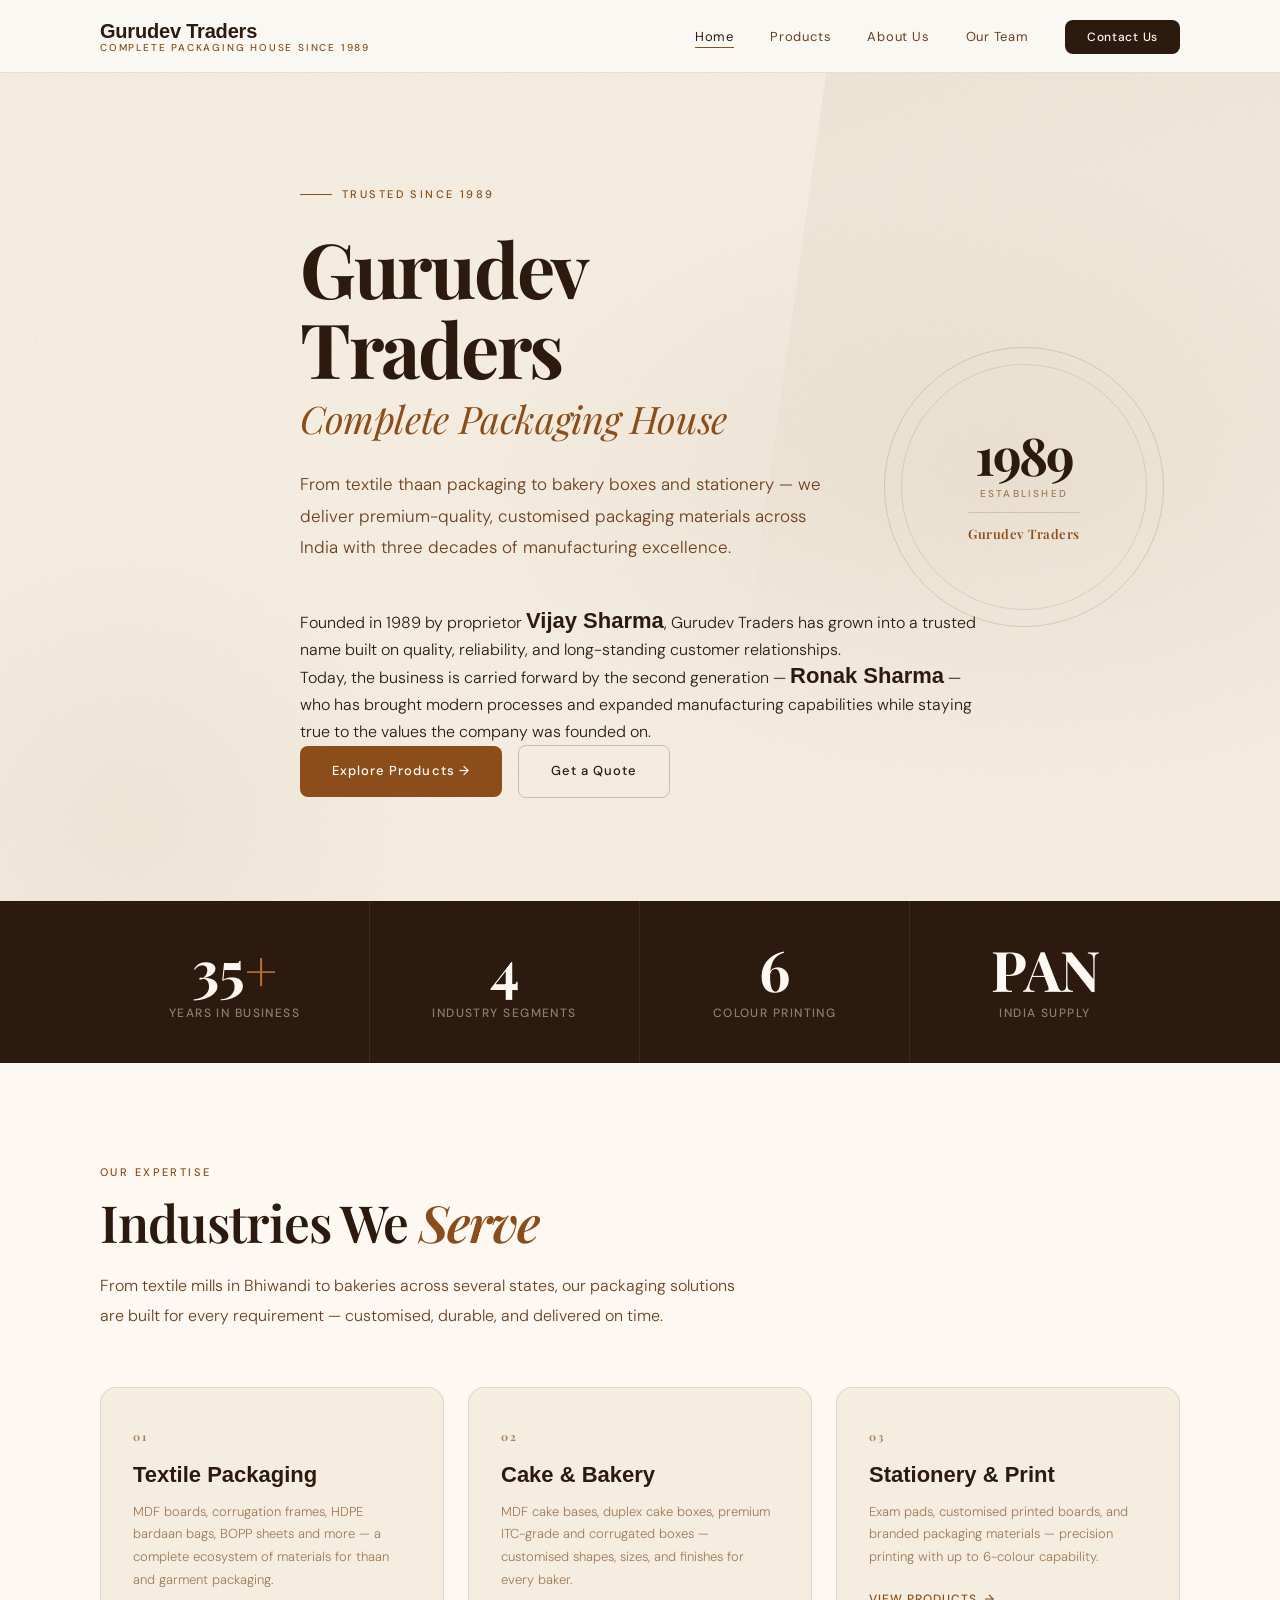
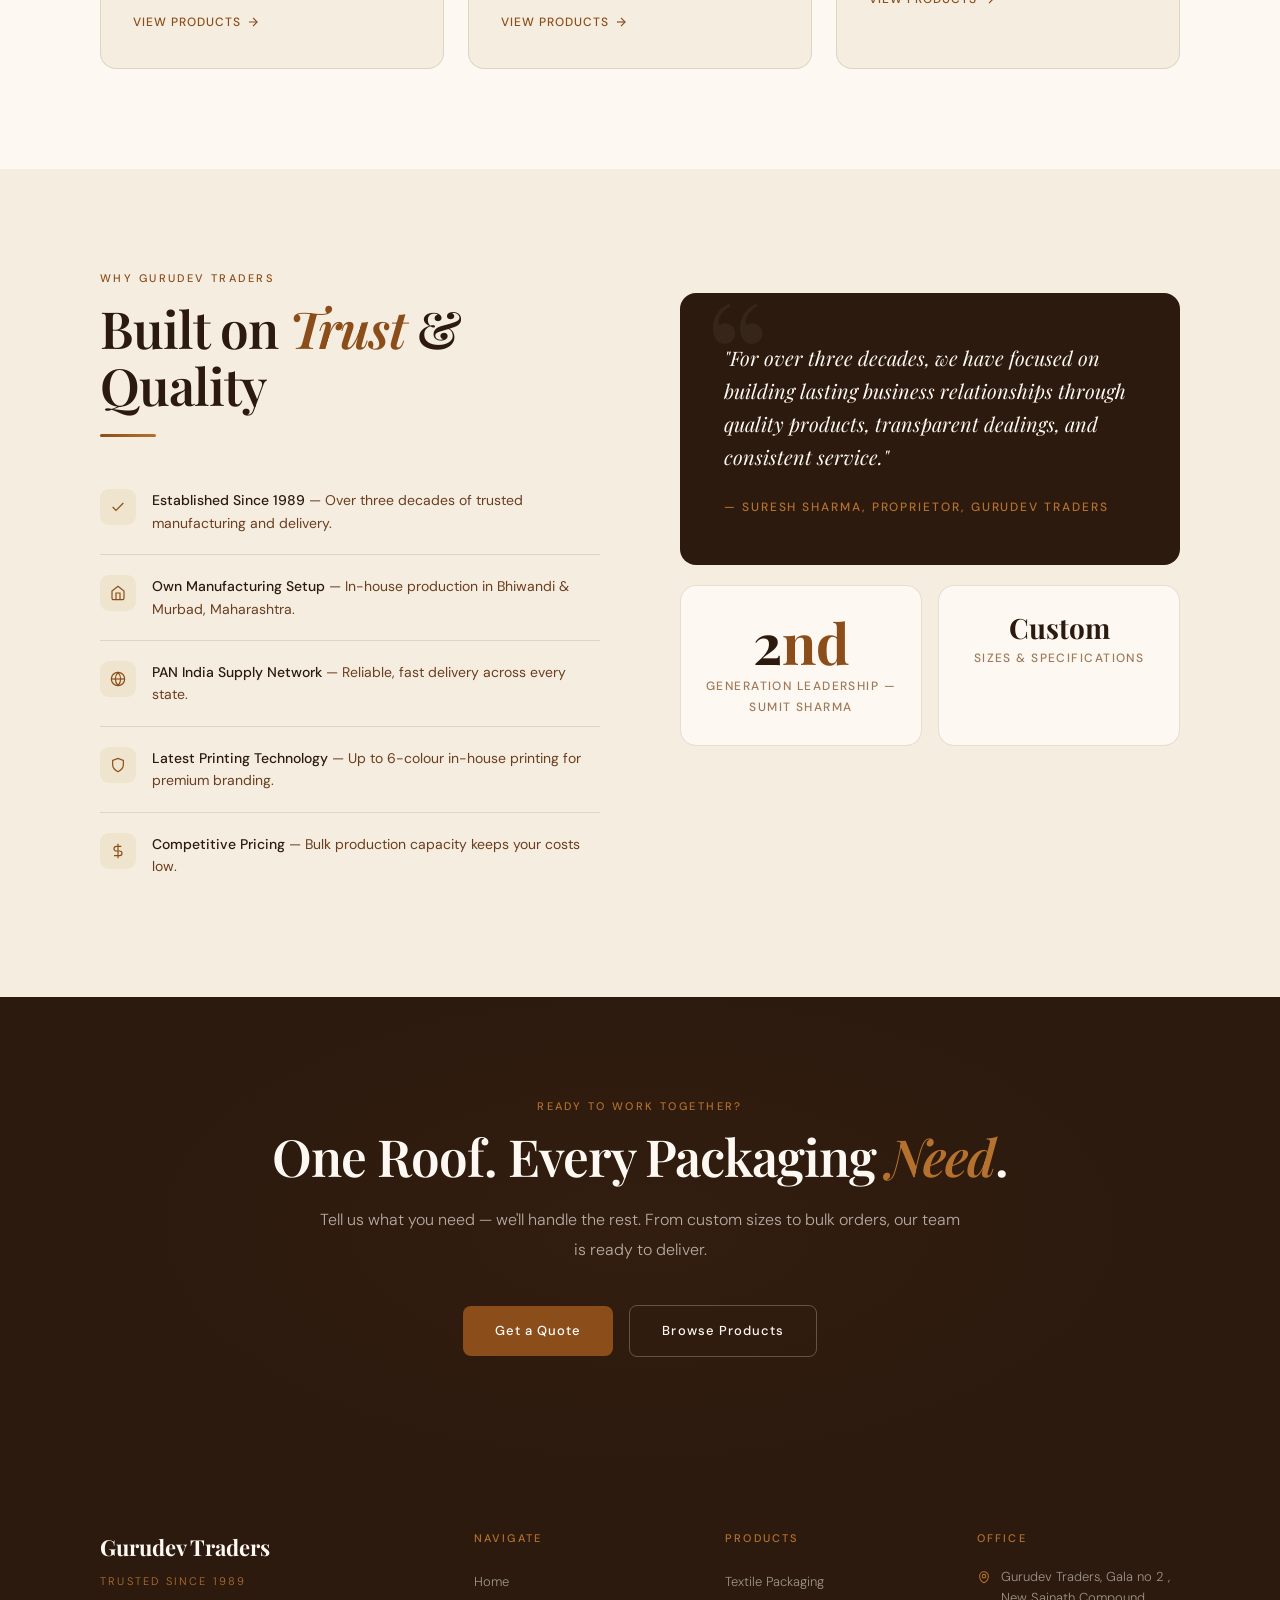
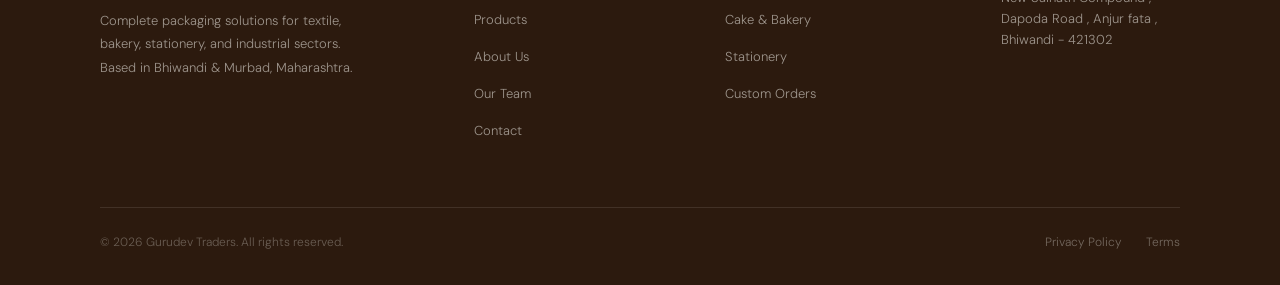
<file: index.html>
<!DOCTYPE html>
<html lang="en">
<head>
  <meta charset="UTF-8" />
  <meta name="viewport" content="width=device-width, initial-scale=1.0" />
  <title>Gurudev Traders — Complete Packaging House Since 1989</title>
  <link rel="stylesheet" href="css/style.css" />
  <link rel="stylesheet" href="css/home.css" />
</head>
<body>

<!-- ══════════════════════════════════════════════════════════
     NAVIGATION
══════════════════════════════════════════════════════════ -->
<nav class="site-nav">
  <div class="container">
    <div class="nav-inner">
      <a href="index.html" class="nav-logo">
        <span class="nav-logo-name">Gurudev Traders</span>
        <span class="nav-logo-tagline">Complete Packaging House Since 1989</span>
        <!-- <img src="images/sps_logo.png" alt="Gurudev Traders Logo" class="nav-logo-name" /> -->
      </a>
      <ul class="nav-links" id="navLinks">
        <li><a href="index.html" class="active">Home</a></li>
        <li><a href="pages/products.html">Products</a></li>
        <li><a href="pages/about.html">About Us</a></li>
        <li><a href="pages/team.html">Our Team</a></li>
        <li><a href="pages/contact.html" class="nav-cta">Contact Us</a></li>
      </ul>
      <div class="nav-toggle" id="navToggle" onclick="toggleNav()">
        <span></span><span></span><span></span>
      </div>
    </div>
  </div>
</nav>


<!-- ══════════════════════════════════════════════════════════
     HERO
══════════════════════════════════════════════════════════ -->
<section class="hero grain">
  <div class="hero-stripe"></div>
  <div class="container">
    <div class="hero-content">
      <p class="hero-since animate-up">Trusted Since 1989</p>
      <h1 class="hero-title animate-up delay-1">Gurudev<br>Traders</h1>
      <p class="hero-title-sub animate-up delay-2">Complete Packaging House</p>
      <p class="hero-desc animate-up delay-3">
        From textile thaan packaging to bakery boxes and stationery — we deliver
        premium-quality, customised packaging materials across India with three
        decades of manufacturing excellence.
      </p>
      <p>Founded in 1989 by proprietor <span class="industry-name">Vijay Sharma</span>, Gurudev Traders has grown into a trusted name built on quality, reliability, and long-standing customer relationships.<br>
        Today, the business is carried forward by the second generation — <span class="industry-name">Ronak Sharma</span> — who has brought modern processes and expanded manufacturing capabilities while staying true to the values the company was founded on.
      </p>
      <div class="hero-actions animate-up delay-4">
        <a href="pages/products.html" class="btn btn-primary">Explore Products &rarr;</a>
        <a href="pages/contact.html" class="btn btn-outline">Get a Quote</a>
      </div>
    </div>
  </div>
  <!-- Decorative badge -->
  <div class="hero-side">
    <div class="hero-badge">
      <div class="hero-badge-inner">
        <div class="hero-badge-year">1989</div>
        <div class="hero-badge-label">Established</div>
        <div class="hero-badge-name">Gurudev Traders</div>
      </div>
    </div>
  </div>
</section>


<!-- ══════════════════════════════════════════════════════════
     STATS BAR
══════════════════════════════════════════════════════════ -->
<div class="stats-bar">
  <div class="container">
    <div class="stats-inner">
      <div class="stat-cell">
        <div class="stat-num">35<em>+</em></div>
        <div class="stat-label">Years in Business</div>
      </div>
      <div class="stat-cell">
        <div class="stat-num">4</div>
        <div class="stat-label">Industry Segments</div>
      </div>
      <div class="stat-cell">
        <div class="stat-num">6</div>
        <div class="stat-label">Colour Printing</div>
      </div>
      <div class="stat-cell">
        <div class="stat-num">PAN</div>
        <div class="stat-label">India Supply</div>
      </div>
    </div>
  </div>
</div>


<!-- ══════════════════════════════════════════════════════════
     INDUSTRIES WE SERVE
══════════════════════════════════════════════════════════ -->
<section class="section industries-section">
  <div class="container">
    <p class="eyebrow">Our Expertise</p>
    <h2 class="section-title">Industries We <em>Serve</em></h2>
    <p class="section-body">
      From textile mills in Bhiwandi to bakeries across several states, our packaging
      solutions are built for every requirement — customised, durable, and delivered on time.
    </p>

    <div class="industries-grid">

      <!-- Textile -->
      <div class="industry-card">
        <div class="industry-num">01</div>
        <div class="industry-name">Textile Packaging</div>
        <div class="industry-desc">
          MDF boards, corrugation frames, HDPE bardaan bags, BOPP sheets and more —
          a complete ecosystem of materials for thaan and garment packaging.
        </div>
        <a href="pages/products.html" class="industry-link">
          View Products
          <svg width="14" height="14" fill="none" stroke="currentColor" stroke-width="2" viewBox="0 0 24 24"><line x1="5" y1="12" x2="19" y2="12"/><polyline points="12 5 19 12 12 19"/></svg>
        </a>
      </div>

      <!-- Bakery -->
      <div class="industry-card">
        <div class="industry-num">02</div>
        <div class="industry-name">Cake &amp; Bakery</div>
        <div class="industry-desc">
          MDF cake bases, duplex cake boxes, premium ITC-grade and corrugated boxes —
          customised shapes, sizes, and finishes for every baker.
        </div>
        <a href="pages/products.html" class="industry-link">
          View Products
          <svg width="14" height="14" fill="none" stroke="currentColor" stroke-width="2" viewBox="0 0 24 24"><line x1="5" y1="12" x2="19" y2="12"/><polyline points="12 5 19 12 12 19"/></svg>
        </a>
      </div>

      <!-- Stationery -->
      <div class="industry-card">
        <div class="industry-num">03</div>
        <div class="industry-name">Stationery &amp; Print</div>
        <div class="industry-desc">
          Exam pads, customised printed boards, and branded packaging materials —
          precision printing with up to 6-colour capability.
        </div>
        <a href="pages/products.html" class="industry-link">
          View Products
          <svg width="14" height="14" fill="none" stroke="currentColor" stroke-width="2" viewBox="0 0 24 24"><line x1="5" y1="12" x2="19" y2="12"/><polyline points="12 5 19 12 12 19"/></svg>
        </a>
      </div>

    </div>
  </div>
</section>


<!-- ══════════════════════════════════════════════════════════
     WHY CHOOSE US
══════════════════════════════════════════════════════════ -->
<section class="section why-section">
  <div class="container">
    <div class="why-layout">

      <div class="why-left">
        <p class="eyebrow">Why Gurudev Traders</p>
        <h2 class="section-title">Built on <em>Trust</em> &amp; Quality</h2>
        <hr class="gold-rule">
        <div class="why-list">
          <div class="why-item">
            <div class="why-icon">
              <svg fill="none" stroke="currentColor" stroke-width="1.8" viewBox="0 0 24 24"><polyline points="20 6 9 17 4 12"/></svg>
            </div>
            <div class="why-text"><strong>Established Since 1989</strong> — Over three decades of trusted manufacturing and delivery.</div>
          </div>
          <div class="why-item">
            <div class="why-icon">
              <svg fill="none" stroke="currentColor" stroke-width="1.8" viewBox="0 0 24 24"><path d="M3 9l9-7 9 7v11a2 2 0 0 1-2 2H5a2 2 0 0 1-2-2z"/><polyline points="9 22 9 12 15 12 15 22"/></svg>
            </div>
            <div class="why-text"><strong>Own Manufacturing Setup</strong> — In-house production in Bhiwandi &amp; Murbad, Maharashtra.</div>
          </div>
          <div class="why-item">
            <div class="why-icon">
              <svg fill="none" stroke="currentColor" stroke-width="1.8" viewBox="0 0 24 24"><circle cx="12" cy="12" r="10"/><line x1="2" y1="12" x2="22" y2="12"/><path d="M12 2a15.3 15.3 0 0 1 4 10 15.3 15.3 0 0 1-4 10 15.3 15.3 0 0 1-4-10 15.3 15.3 0 0 1 4-10z"/></svg>
            </div>
            <div class="why-text"><strong>PAN India Supply Network</strong> — Reliable, fast delivery across every state.</div>
          </div>
          <div class="why-item">
            <div class="why-icon">
              <svg fill="none" stroke="currentColor" stroke-width="1.8" viewBox="0 0 24 24"><path d="M12 22s8-4 8-10V5l-8-3-8 3v7c0 6 8 10 8 10z"/></svg>
            </div>
            <div class="why-text"><strong>Latest Printing Technology</strong> — Up to 6-colour in-house printing for premium branding.</div>
          </div>
          <div class="why-item">
            <div class="why-icon">
              <svg fill="none" stroke="currentColor" stroke-width="1.8" viewBox="0 0 24 24"><line x1="12" y1="1" x2="12" y2="23"/><path d="M17 5H9.5a3.5 3.5 0 0 0 0 7h5a3.5 3.5 0 0 1 0 7H6"/></svg>
            </div>
            <div class="why-text"><strong>Competitive Pricing</strong> — Bulk production capacity keeps your costs low.</div>
          </div>
        </div>
      </div>

      <div class="why-right">
        <div class="why-quote-block">
          <p class="why-quote-text">
            "For over three decades, we have focused on building lasting business relationships
            through quality products, transparent dealings, and consistent service."
          </p>
          <p class="why-quote-author">— Suresh Sharma, Proprietor, Gurudev Traders</p>
        </div>
        <div style="display:grid;grid-template-columns:1fr 1fr;gap:16px;margin-top:20px;">
          <div class="card" style="text-align:center;padding:28px 20px;">
            <div class="stat-num">2<em>nd</em></div>
            <div class="stat-label">Generation Leadership — Sumit Sharma</div>
          </div>
          <div class="card" style="text-align:center;padding:28px 20px;">
            <div class="stat-num" style="font-size:28px;">Custom</div>
            <div class="stat-label">Sizes &amp; Specifications</div>
          </div>
        </div>
      </div>

    </div>
  </div>
</section>


<!-- ══════════════════════════════════════════════════════════
     CTA
══════════════════════════════════════════════════════════ -->
<section class="section cta-section">
  <div class="container">
    <p class="eyebrow" style="color:var(--gold-light);">Ready to Work Together?</p>
    <h2 class="section-title">One Roof. Every Packaging <em>Need</em>.</h2>
    <p class="section-body">
      Tell us what you need — we'll handle the rest. From custom sizes to bulk orders,
      our team is ready to deliver.
    </p>
    <div class="cta-buttons">
      <a href="pages/contact.html" class="btn btn-primary">Get a Quote</a>
      <a href="pages/products.html" class="btn btn-outline" style="border-color:rgba(250,248,243,0.25);color:var(--ivory);">Browse Products</a>
    </div>
  </div>
</section>


<!-- ══════════════════════════════════════════════════════════
     FOOTER
══════════════════════════════════════════════════════════ -->
<footer class="site-footer">
  <div class="container">
    <div class="footer-grid">

      <div>
        <div class="footer-brand-name">Gurudev Traders</div>
        <div class="footer-brand-tag">Trusted Since 1989</div>
        <p class="footer-brand-desc">
          Complete packaging solutions for textile, bakery, stationery, and industrial
          sectors. Based in Bhiwandi &amp; Murbad, Maharashtra.
        </p>
      </div>

      <div>
        <p class="footer-heading">Navigate</p>
        <ul class="footer-links">
          <li><a href="index.html">Home</a></li>
          <li><a href="pages/products.html">Products</a></li>
          <li><a href="pages/about.html">About Us</a></li>
          <li><a href="pages/team.html">Our Team</a></li>
          <li><a href="pages/contact.html">Contact</a></li>
        </ul>
      </div>

      <div>
        <p class="footer-heading">Products</p>
        <ul class="footer-links">
          <li><a href="pages/products.html">Textile Packaging</a></li>
          <li><a href="pages/products.html">Cake &amp; Bakery</a></li>
          <li><a href="pages/products.html">Stationery</a></li>
          <li><a href="pages/products.html">Custom Orders</a></li>
        </ul>
      </div>

      <div>
        <p class="footer-heading">Office</p>
        <div class="footer-contact-item">
          <svg fill="none" stroke="currentColor" stroke-width="1.8" viewBox="0 0 24 24"><path stroke-linecap="round" stroke-linejoin="round" d="M15 10.5a3 3 0 1 1-6 0 3 3 0 0 1 6 0Z"/><path stroke-linecap="round" stroke-linejoin="round" d="M19.5 10.5c0 7.142-7.5 11.25-7.5 11.25S4.5 17.642 4.5 10.5a7.5 7.5 0 1 1 15 0Z"/></svg>
          Gurudev Traders,
          Gala no 2 , New Sainath Compound , Dapoda Road , Anjur fata , Bhiwandi - 421302 
        </div>
      </div>
    </div>

    <hr class="footer-divider" />

    <div class="footer-bottom">
      <span>&copy; 2026 Gurudev Traders. All rights reserved.</span>
      <div class="footer-bottom-links">
        <a href="#">Privacy Policy</a>
        <a href="#">Terms</a>
      </div>
    </div>
  </div>
</footer>


<script>
  function toggleNav() {
    document.getElementById('navLinks').classList.toggle('open');
  }
  // Animate on scroll
  const obs = new IntersectionObserver((entries) => {
    entries.forEach(e => {
      if (e.isIntersecting) {
        e.target.style.animationPlayState = 'running';
        obs.unobserve(e.target);
      }
    });
  }, { threshold: 0.12 });
  document.querySelectorAll('.animate-up').forEach(el => {
    el.style.animationPlayState = 'paused';
    obs.observe(el);
  });
</script>

</body>
</html>
</file>
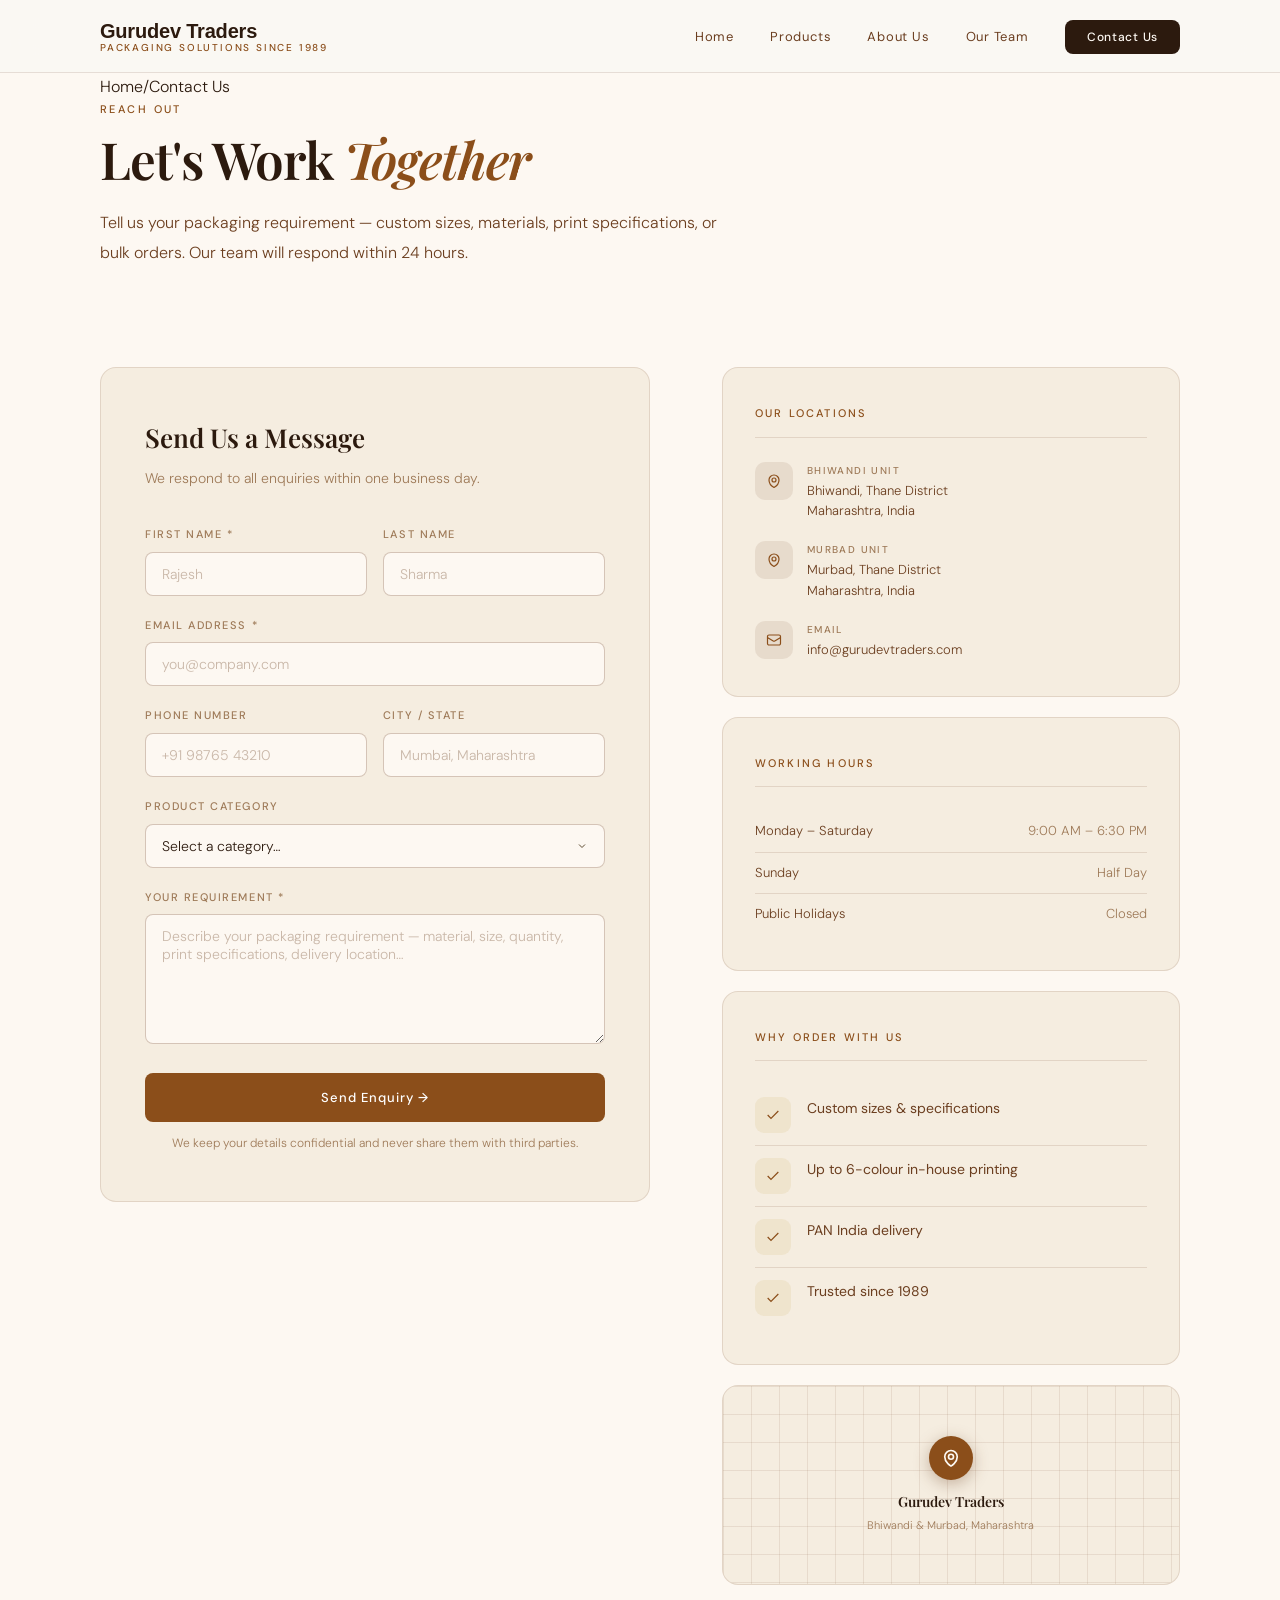
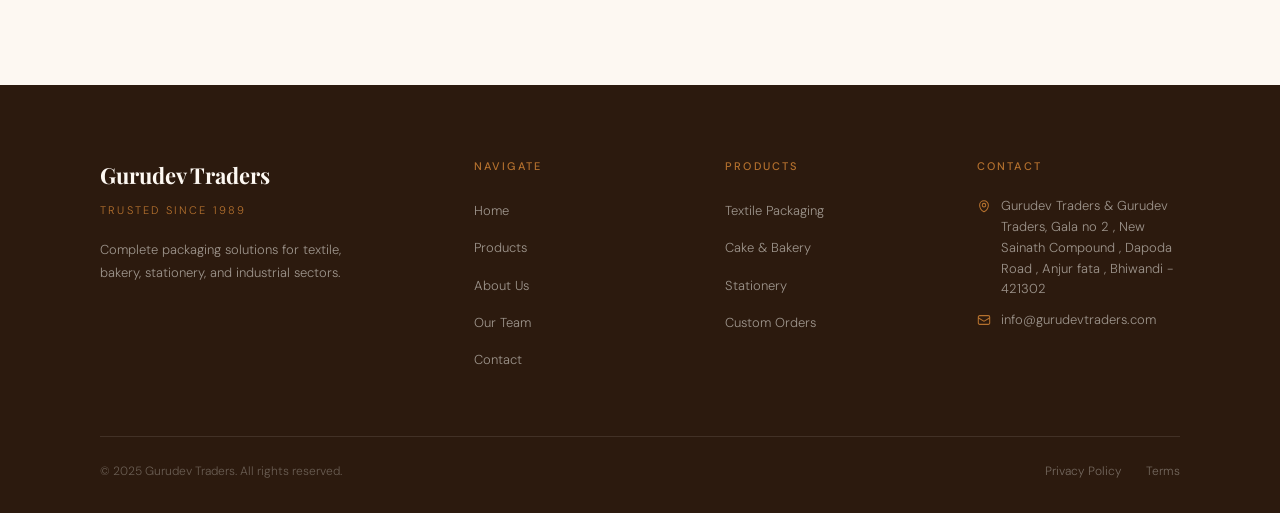
<file: pages/contact.html>
<!DOCTYPE html>
<html lang="en">
<head>
  <meta charset="UTF-8" />
  <meta name="viewport" content="width=device-width, initial-scale=1.0" />
  <title>Contact Us — Gurudev Traders</title>
  <link rel="stylesheet" href="../css/style.css" />
  <link rel="stylesheet" href="../css/contact.css" />
</head>
<body>

<!-- NAVIGATION -->
<nav class="site-nav">
  <div class="container">
    <div class="nav-inner">
      <a href="../index.html" class="nav-logo">
        <span class="nav-logo-name">Gurudev Traders</span>
        <span class="nav-logo-tagline">Packaging Solutions Since 1989</span>
      </a>
      <ul class="nav-links" id="navLinks">
        <li><a href="../index.html">Home</a></li>
        <li><a href="products.html">Products</a></li>
        <li><a href="about.html">About Us</a></li>
        <li><a href="team.html">Our Team</a></li>
        <li><a href="contact.html" class="active nav-cta">Contact Us</a></li>
      </ul>
      <div class="nav-toggle" onclick="toggleNav()"><span></span><span></span><span></span></div>
    </div>
  </div>
</nav>

<!-- PAGE HERO -->
<div class="page-hero">
  <div class="container page-hero-inner">
    <div class="page-breadcrumb">
      <a href="../index.html">Home</a><span>/</span><span>Contact Us</span>
    </div>
    <p class="eyebrow animate-up">Reach Out</p>
    <h1 class="section-title animate-up delay-1">Let's Work <em>Together</em></h1>
    <p class="section-body animate-up delay-2">
      Tell us your packaging requirement — custom sizes, materials, print specifications,
      or bulk orders. Our team will respond within 24 hours.
    </p>
  </div>
</div>

<!-- CONTACT CONTENT -->
<section class="section">
  <div class="container">
    <div class="contact-layout">

      <!-- FORM -->
      <div>
        <div class="contact-form-wrap">
          <div class="form-title">Send Us a Message</div>
          <div class="form-subtitle">We respond to all enquiries within one business day.</div>

          <form id="contactForm" onsubmit="handleSubmit(event)" novalidate>

            <div class="form-row">
              <div class="form-group">
                <label class="form-label" for="firstName">First Name *</label>
                <input type="text" id="firstName" name="First Name" class="form-control" placeholder="Rajesh" required />
              </div>
              <div class="form-group">
                <label class="form-label" for="lastName">Last Name</label>
                <input type="text" id="lastName" name="Last Name" class="form-control" placeholder="Sharma" />
              </div>
            </div>

            <div class="form-group">
              <label class="form-label" for="email">Email Address *</label>
              <input type="email" id="email" name="Email" class="form-control" placeholder="you@company.com" required />
            </div>

            <div class="form-row">
              <div class="form-group">
                <label class="form-label" for="phone">Phone Number</label>
                <input type="tel" id="phone" name="Phone Number" class="form-control" placeholder="+91 98765 43210" />
              </div>
              <div class="form-group">
                <label class="form-label" for="city">City / State</label>
                <input type="text" id="city" name="City / State" class="form-control" placeholder="Mumbai, Maharashtra" />
              </div>
            </div>

            <div class="form-group">
              <label class="form-label" for="category">Product Category</label>
              <select id="category" name="Product Category" class="form-control">
                <option value="" disabled selected>Select a category…</option>
                <option>Textile Packaging</option>
                <option>Cake &amp; Bakery Packaging</option>
                <option>Stationery Products</option>
                <option>Custom / Industrial Packaging</option>
                <option>Printing &amp; Branding</option>
                <option>Other Enquiry</option>
              </select>
            </div>

            <div class="form-group">
              <label class="form-label" for="message">Your Requirement *</label>
              <textarea id="message" name="Requirement" class="form-control" placeholder="Describe your packaging requirement — material, size, quantity, print specifications, delivery location…" required></textarea>
            </div>

            <div class="form-submit">
              <button type="submit" id="submitBtn" class="btn btn-primary">Send Enquiry &rarr;</button>
            </div>

            <p class="form-note">We keep your details confidential and never share them with third parties.</p>

            <div class="form-success" id="formSuccess">
              ✓ Thank you! Your enquiry has been received. We'll be in touch within 24 hours.
            </div>

          </form>
        </div>
      </div>

      <!-- SIDEBAR -->
      <div class="contact-sidebar">

        <!-- Locations -->
        <div class="contact-info-card">
          <div class="contact-info-title">Our Locations</div>

          <div class="contact-info-item">
            <div class="contact-info-icon">
              <svg fill="none" stroke="currentColor" stroke-width="1.8" viewBox="0 0 24 24"><path stroke-linecap="round" stroke-linejoin="round" d="M15 10.5a3 3 0 1 1-6 0 3 3 0 0 1 6 0Z"/><path stroke-linecap="round" stroke-linejoin="round" d="M19.5 10.5c0 7.142-7.5 11.25-7.5 11.25S4.5 17.642 4.5 10.5a7.5 7.5 0 1 1 15 0Z"/></svg>
            </div>
            <div>
              <div class="contact-info-label">Bhiwandi Unit</div>
              <div class="contact-info-value">Bhiwandi, Thane District<br>Maharashtra, India</div>
            </div>
          </div>

          <div class="contact-info-item">
            <div class="contact-info-icon">
              <svg fill="none" stroke="currentColor" stroke-width="1.8" viewBox="0 0 24 24"><path stroke-linecap="round" stroke-linejoin="round" d="M15 10.5a3 3 0 1 1-6 0 3 3 0 0 1 6 0Z"/><path stroke-linecap="round" stroke-linejoin="round" d="M19.5 10.5c0 7.142-7.5 11.25-7.5 11.25S4.5 17.642 4.5 10.5a7.5 7.5 0 1 1 15 0Z"/></svg>
            </div>
            <div>
              <div class="contact-info-label">Murbad Unit</div>
              <div class="contact-info-value">Murbad, Thane District<br>Maharashtra, India</div>
            </div>
          </div>

          <div class="contact-info-item">
            <div class="contact-info-icon">
              <svg fill="none" stroke="currentColor" stroke-width="1.8" viewBox="0 0 24 24"><path stroke-linecap="round" stroke-linejoin="round" d="M21.75 6.75v10.5a2.25 2.25 0 0 1-2.25 2.25h-15a2.25 2.25 0 0 1-2.25-2.25V6.75m19.5 0A2.25 2.25 0 0 0 19.5 4.5h-15a2.25 2.25 0 0 0-2.25 2.25m19.5 0v.243a2.25 2.25 0 0 1-1.07 1.916l-7.5 4.615a2.25 2.25 0 0 1-2.36 0L3.32 8.91a2.25 2.25 0 0 1-1.07-1.916V6.75"/></svg>
            </div>
            <div>
              <div class="contact-info-label">Email</div>
              <div class="contact-info-value">info@gurudevtraders.com</div>
            </div>
          </div>

        </div>

        <!-- Hours -->
        <div class="contact-info-card">
          <div class="contact-info-title">Working Hours</div>
          <div class="hours-row"><span>Monday – Saturday</span><span>9:00 AM – 6:30 PM</span></div>
          <div class="hours-row"><span>Sunday</span><span>Half Day</span></div>
          <div class="hours-row"><span>Public Holidays</span><span>Closed</span></div>
        </div>

        <!-- Why us quick hits -->
        <div class="contact-info-card">
          <div class="contact-info-title">Why Order With Us</div>
          <div class="why-item" style="padding:12px 0;">
            <div class="why-icon"><svg fill="none" stroke="currentColor" stroke-width="1.8" viewBox="0 0 24 24" width="16" height="16"><polyline points="20 6 9 17 4 12"/></svg></div>
            <div class="why-text">Custom sizes &amp; specifications</div>
          </div>
          <div class="why-item" style="padding:12px 0;">
            <div class="why-icon"><svg fill="none" stroke="currentColor" stroke-width="1.8" viewBox="0 0 24 24" width="16" height="16"><polyline points="20 6 9 17 4 12"/></svg></div>
            <div class="why-text">Up to 6-colour in-house printing</div>
          </div>
          <div class="why-item" style="padding:12px 0;">
            <div class="why-icon"><svg fill="none" stroke="currentColor" stroke-width="1.8" viewBox="0 0 24 24" width="16" height="16"><polyline points="20 6 9 17 4 12"/></svg></div>
            <div class="why-text">PAN India delivery</div>
          </div>
          <div class="why-item" style="padding:12px 0;border-bottom:none;">
            <div class="why-icon"><svg fill="none" stroke="currentColor" stroke-width="1.8" viewBox="0 0 24 24" width="16" height="16"><polyline points="20 6 9 17 4 12"/></svg></div>
            <div class="why-text">Trusted since 1989</div>
          </div>
        </div>

        <!-- Map placeholder -->
        <div class="map-placeholder">
          <div class="map-grid-bg"></div>
          <div class="map-pin-wrap">
            <div class="map-pin-icon">
              <svg fill="none" stroke="currentColor" stroke-width="2" viewBox="0 0 24 24"><path stroke-linecap="round" stroke-linejoin="round" d="M15 10.5a3 3 0 1 1-6 0 3 3 0 0 1 6 0Z"/><path stroke-linecap="round" stroke-linejoin="round" d="M19.5 10.5c0 7.142-7.5 11.25-7.5 11.25S4.5 17.642 4.5 10.5a7.5 7.5 0 1 1 15 0Z"/></svg>
            </div>
            <div class="map-pin-label">Gurudev Traders</div>
            <div class="map-pin-sub">Bhiwandi &amp; Murbad, Maharashtra</div>
          </div>
        </div>

      </div>
    </div>
  </div>
</section>

<!-- FOOTER -->
<footer class="site-footer">
  <div class="container">
    <div class="footer-grid">
      <div>
        <div class="footer-brand-name">Gurudev Traders</div>
        <div class="footer-brand-tag">Trusted Since 1989</div>
        <p class="footer-brand-desc">Complete packaging solutions for textile, bakery, stationery, and industrial sectors.</p>
      </div>
      <div>
        <p class="footer-heading">Navigate</p>
        <ul class="footer-links">
          <li><a href="../index.html">Home</a></li>
          <li><a href="products.html">Products</a></li>
          <li><a href="about.html">About Us</a></li>
          <li><a href="team.html">Our Team</a></li>
          <li><a href="contact.html">Contact</a></li>
        </ul>
      </div>
      <div>
        <p class="footer-heading">Products</p>
        <ul class="footer-links">
          <li><a href="products.html">Textile Packaging</a></li>
          <li><a href="products.html">Cake &amp; Bakery</a></li>
          <li><a href="products.html">Stationery</a></li>
          <li><a href="products.html">Custom Orders</a></li>
        </ul>
      </div>
      <div>
        <p class="footer-heading">Contact</p>
        <div class="footer-contact-item">
          <svg fill="none" stroke="currentColor" stroke-width="1.8" viewBox="0 0 24 24" width="14" height="14"><path stroke-linecap="round" stroke-linejoin="round" d="M15 10.5a3 3 0 1 1-6 0 3 3 0 0 1 6 0Z"/><path stroke-linecap="round" stroke-linejoin="round" d="M19.5 10.5c0 7.142-7.5 11.25-7.5 11.25S4.5 17.642 4.5 10.5a7.5 7.5 0 1 1 15 0Z"/></svg>
          Gurudev Traders &amp; Gurudev Traders,
          Gala no 2 , New Sainath Compound , Dapoda Road , Anjur fata , Bhiwandi - 421302 
        </div>
        <div class="footer-contact-item">
          <svg fill="none" stroke="currentColor" stroke-width="1.8" viewBox="0 0 24 24" width="14" height="14"><path stroke-linecap="round" stroke-linejoin="round" d="M21.75 6.75v10.5a2.25 2.25 0 0 1-2.25 2.25h-15a2.25 2.25 0 0 1-2.25-2.25V6.75m19.5 0A2.25 2.25 0 0 0 19.5 4.5h-15a2.25 2.25 0 0 0-2.25 2.25m19.5 0v.243a2.25 2.25 0 0 1-1.07 1.916l-7.5 4.615a2.25 2.25 0 0 1-2.36 0L3.32 8.91a2.25 2.25 0 0 1-1.07-1.916V6.75"/></svg>
          info@gurudevtraders.com
        </div>
      </div>
    </div>
    <hr class="footer-divider" />
    <div class="footer-bottom">
      <span>&copy; 2025 Gurudev Traders. All rights reserved.</span>
      <div class="footer-bottom-links"><a href="#">Privacy Policy</a><a href="#">Terms</a></div>
    </div>
  </div>
</footer>

<script>
  function toggleNav() { document.getElementById('navLinks').classList.toggle('open'); }

  async function handleSubmit(e) {
    e.preventDefault();

    const first = document.getElementById('firstName').value.trim();
    const email = document.getElementById('email').value.trim();
    const msg   = document.getElementById('message').value.trim();

    if (!first || !email || !msg) {
      [['firstName','First Name'],['email','Email'],['message','Message']].forEach(([id, label]) => {
        const el = document.getElementById(id);
        if (!el.value.trim()) {
          el.style.borderColor = 'var(--rust)';
          el.placeholder = label + ' is required';
          setTimeout(() => { el.style.borderColor = ''; }, 3000);
        }
      });
      return;
    }

    const form = document.getElementById('contactForm');
    const submitBtn = document.getElementById('submitBtn');
    const success = document.getElementById('formSuccess');

    // UI state while submitting
    submitBtn.disabled = true;
    submitBtn.innerText = "Sending...";

    const formData = new FormData(form);

    try {
      const response = await fetch("https://formsubmit.co/ajax/umasharma316@gmail.com", {
        method: "POST",
        body: formData,
        headers: {
          'Accept': 'application/json'
        }
      });

      if (response.ok) {
        // Disable input fields
        form.querySelectorAll('input,select,textarea').forEach(el => el.disabled = true);
        
        // Hide or update the submit button state on success
        submitBtn.style.display = 'none'; // Hides the button once sent
        
        // Show success message
        success.classList.add('show');
        success.scrollIntoView({ behavior: 'smooth', block: 'nearest' });
      } else {
        alert("Submission failed. Please check your connection or try again.");
        submitBtn.disabled = false;
        submitBtn.innerHTML = "Send Enquiry &rarr;";
      }
    } catch (err) {
      alert("Network error. Please try again.");
      submitBtn.disabled = false;
      submitBtn.innerHTML = "Send Enquiry &rarr;";
    }
  }
</script>

</body>
</html>
</file>
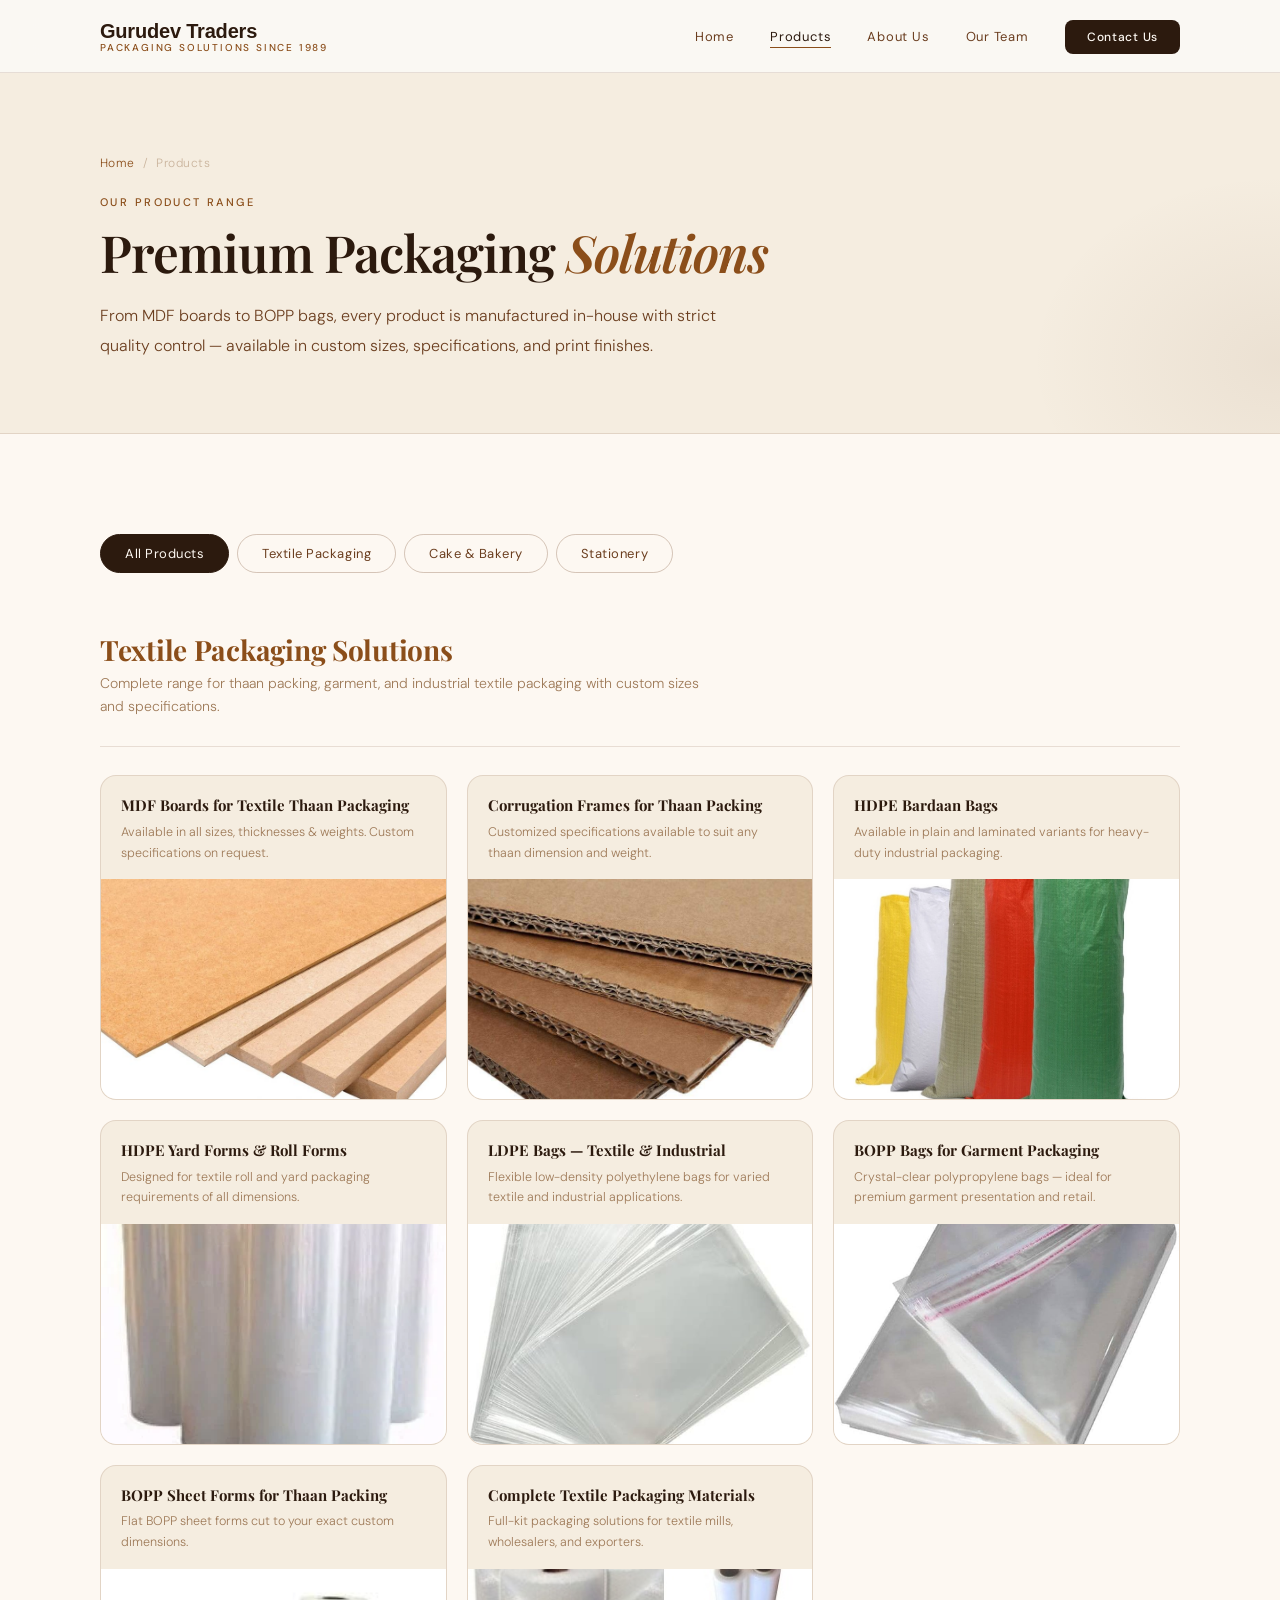
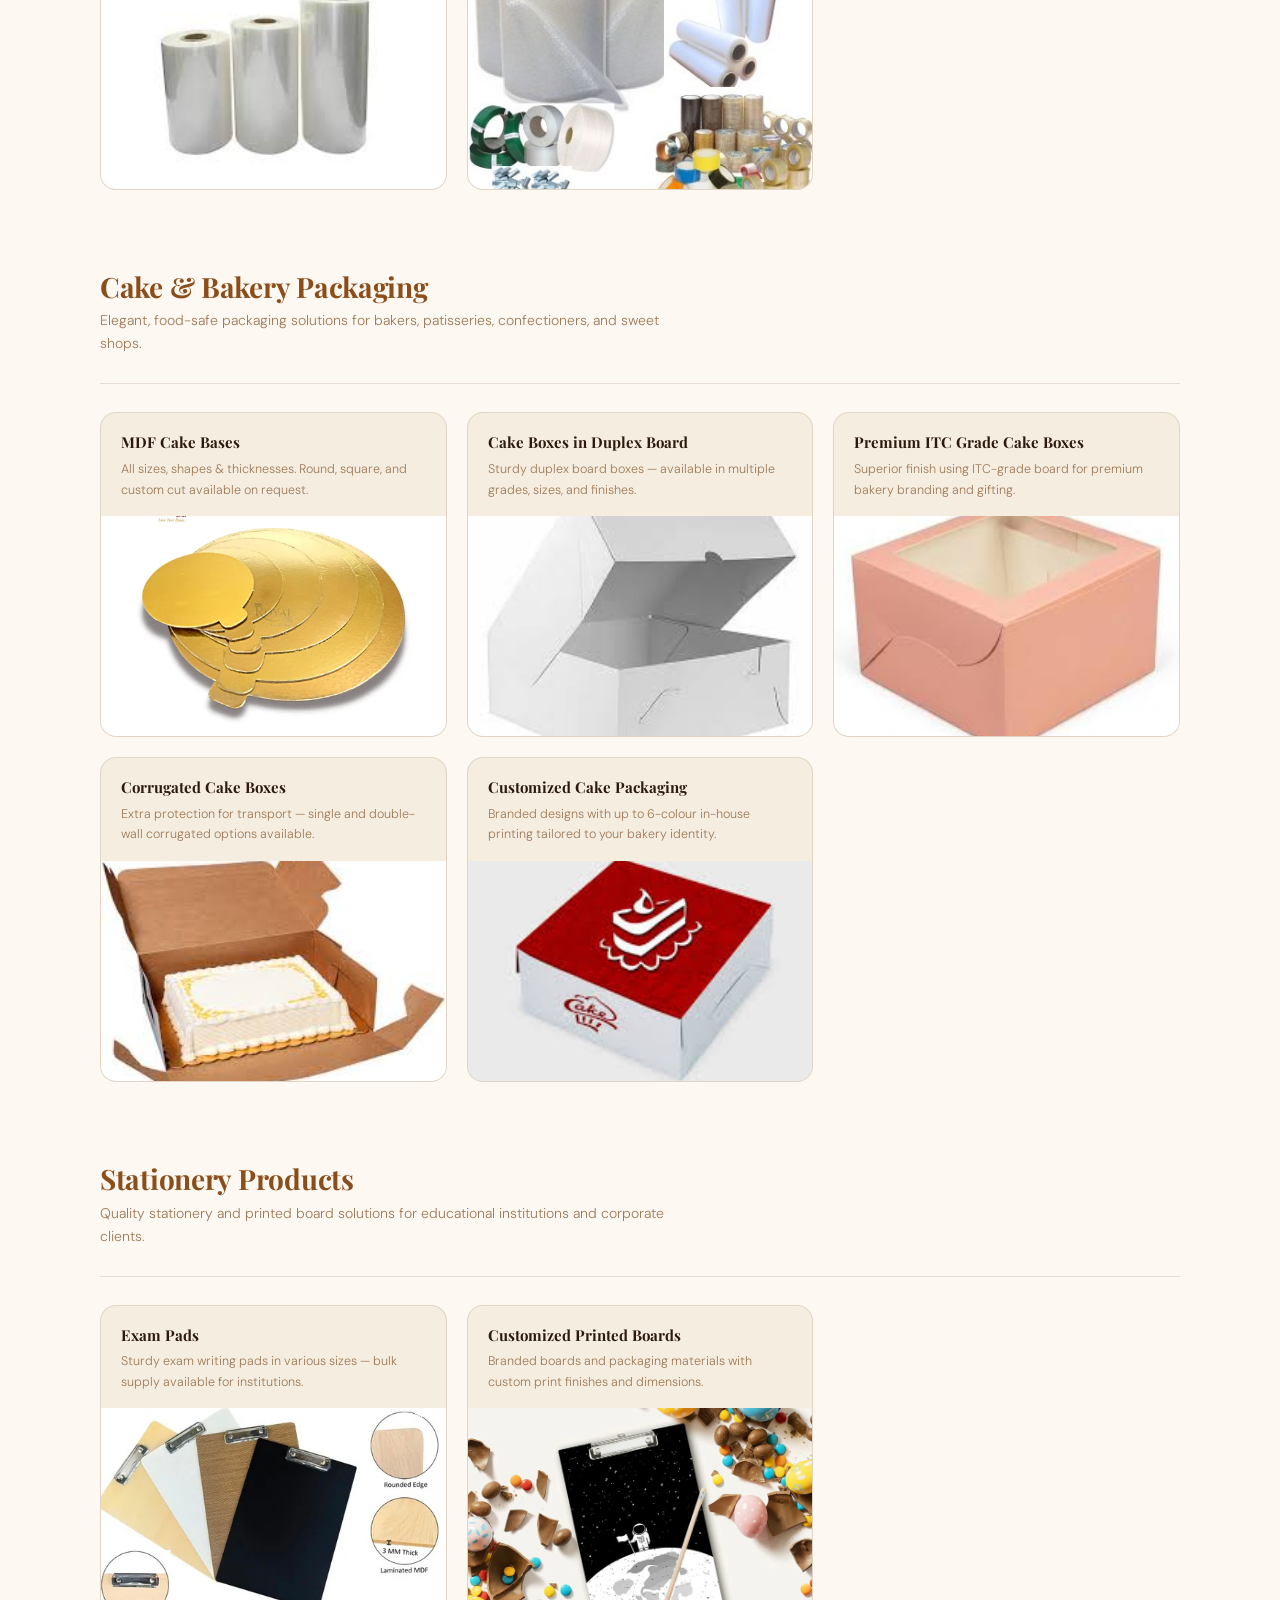
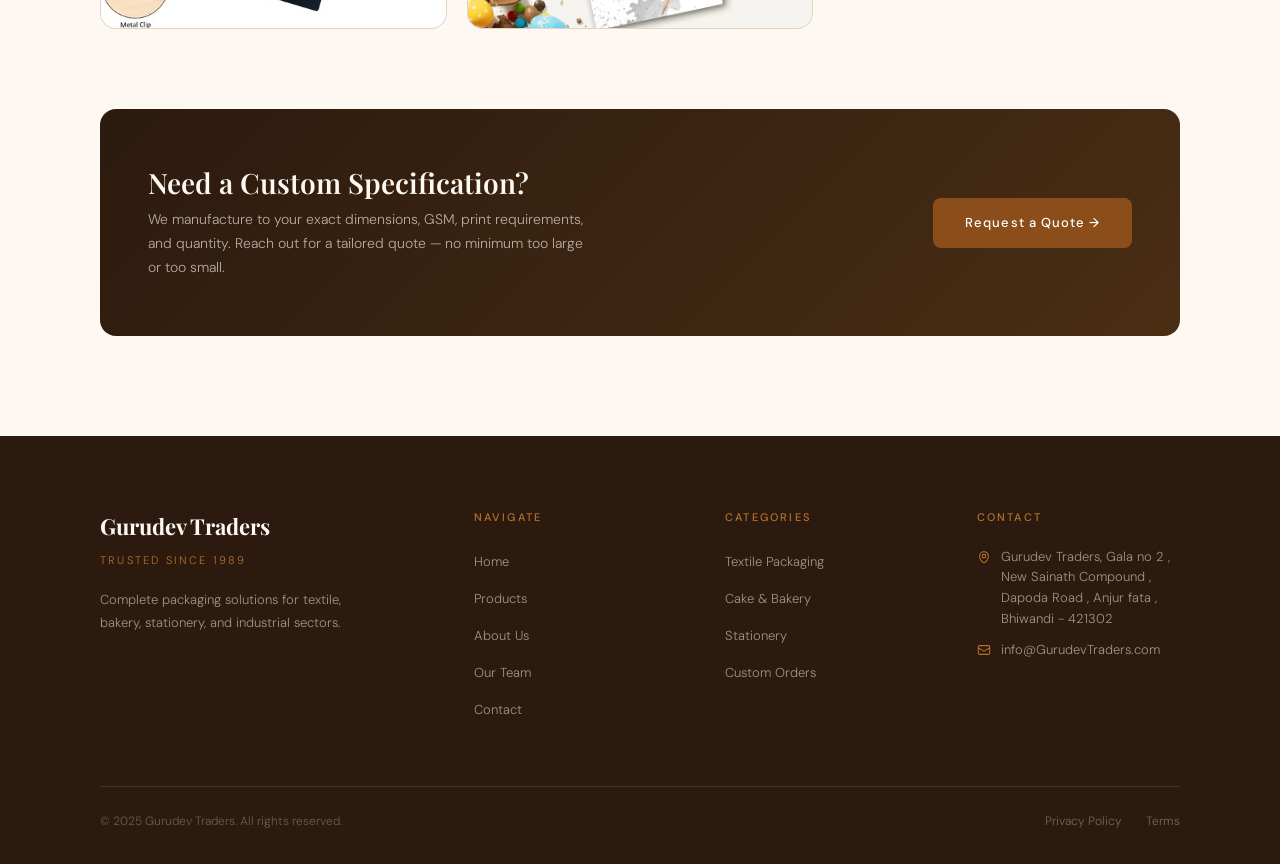
<file: pages/products.html>
<!DOCTYPE html>
<html lang="en">
<head>
  <meta charset="UTF-8" />
  <meta name="viewport" content="width=device-width, initial-scale=1.0" />
  <title>Products — Gurudev Traders</title>
  <link rel="stylesheet" href="../css/style.css" />
  <link rel="stylesheet" href="../css/products.css" />
</head>
<body>

<!-- ══════════════════════════════════════════════════════
     NAVIGATION
══════════════════════════════════════════════════════ -->
<nav class="site-nav">
  <div class="container">
    <div class="nav-inner">
      <a href="../index.html" class="nav-logo">
        <span class="nav-logo-name">Gurudev Traders</span>
        <span class="nav-logo-tagline">Packaging Solutions Since 1989</span>
      </a>
      <ul class="nav-links" id="navLinks">
        <li><a href="../index.html">Home</a></li>
        <li><a href="products.html" class="active">Products</a></li>
        <li><a href="about.html">About Us</a></li>
        <li><a href="team.html">Our Team</a></li>
        <li><a href="contact.html" class="nav-cta">Contact Us</a></li>
      </ul>
      <div class="nav-toggle" onclick="toggleNav()"><span></span><span></span><span></span></div>
    </div>
  </div>
</nav>

<!-- ══════════════════════════════════════════════════════
     PAGE HERO
══════════════════════════════════════════════════════ -->
<div class="page-hero">
  <div class="container page-hero-inner">
    <div class="page-breadcrumb">
      <a href="../index.html">Home</a><span>/</span><span>Products</span>
    </div>
    <p class="eyebrow animate-up">Our Product Range</p>
    <h1 class="section-title animate-up delay-1">Premium Packaging <em>Solutions</em></h1>
    <p class="section-body animate-up delay-2">
      From MDF boards to BOPP bags, every product is manufactured in-house with strict
      quality control — available in custom sizes, specifications, and print finishes.
    </p>
  </div>
</div>

<!-- ══════════════════════════════════════════════════════
     MAIN CONTENT
══════════════════════════════════════════════════════ -->
<section class="section">
  <div class="container">

    <!-- Filter tabs -->
    <div class="cat-tabs">
      <button class="cat-tab active" onclick="filterCat('all', this)">All Products</button>
      <button class="cat-tab" onclick="filterCat('textile', this)">Textile Packaging</button>
      <button class="cat-tab" onclick="filterCat('bakery', this)">Cake &amp; Bakery</button>
      <button class="cat-tab" onclick="filterCat('stationery', this)">Stationery</button>
    </div>


    <!-- ════════════════════════════════════════════════
         CATEGORY 1 — Textile Packaging
    ════════════════════════════════════════════════ -->
    <div class="product-category" data-cat="textile">
      <div class="cat-heading">
        <div class="cat-name">Textile Packaging Solutions</div>
        <div class="cat-desc">Complete range for thaan packing, garment, and industrial textile packaging with custom sizes and specifications.</div>
      </div>
      <hr class="cat-rule">

      <div class="products-grid">

        <div class="product-card">
          <div class="product-card-text">
            <div class="product-card-name">MDF Boards for Textile Thaan Packaging</div>
            <div class="product-card-note">Available in all sizes, thicknesses &amp; weights. Custom specifications on request.</div>
          </div>
          <div class="product-card-img">
            <img src="../images/mdf.jpg"
                 alt="MDF Boards for Textile Packaging" loading="lazy" />
          </div>
        </div>

        <div class="product-card">
          <div class="product-card-text">
            <div class="product-card-name">Corrugation Frames for Thaan Packing</div>
            <div class="product-card-note">Customized specifications available to suit any thaan dimension and weight.</div>
          </div>
          <div class="product-card-img">
            <img src="../images/corrugated-board.jpg"
                 alt="Corrugation Frames" loading="lazy" />
          </div>
        </div>

        <div class="product-card">
          <div class="product-card-text">
            <div class="product-card-name">HDPE Bardaan Bags</div>
            <div class="product-card-note">Available in plain and laminated variants for heavy-duty industrial packaging.</div>
          </div>
          <div class="product-card-img">
            <img src="../images/HDPE-Sacks.webp"
                 alt="HDPE Bardaan Bags" loading="lazy" />
          </div>
        </div>

        <div class="product-card">
          <div class="product-card-text">
            <div class="product-card-name">HDPE Yard Forms &amp; Roll Forms</div>
            <div class="product-card-note">Designed for textile roll and yard packaging requirements of all dimensions.</div>
          </div>
          <div class="product-card-img">
            <img src="../images/hdpe-roll.webp"
                 alt="HDPE Roll Forms" loading="lazy" />
          </div>
        </div>

        <div class="product-card">
          <div class="product-card-text">
            <div class="product-card-name">LDPE Bags — Textile &amp; Industrial</div>
            <div class="product-card-note">Flexible low-density polyethylene bags for varied textile and industrial applications.</div>
          </div>
          <div class="product-card-img">
            <img src="../images/ldpe-bags.jpg"
                 alt="LDPE Bags" loading="lazy" />
          </div>
        </div>

        <div class="product-card">
          <div class="product-card-text">
            <div class="product-card-name">BOPP Bags for Garment Packaging</div>
            <div class="product-card-note">Crystal-clear polypropylene bags — ideal for premium garment presentation and retail.</div>
          </div>
          <div class="product-card-img">
            <img src="../images/bopp-bags.jpg"
                 alt="BOPP Garment Bags" loading="lazy" />
          </div>
        </div>

        <div class="product-card">
          <div class="product-card-text">
            <div class="product-card-name">BOPP Sheet Forms for Thaan Packing</div>
            <div class="product-card-note">Flat BOPP sheet forms cut to your exact custom dimensions.</div>
          </div>
          <div class="product-card-img">
            <img src="../images/bopp-film.jpg"
                 alt="BOPP Sheet Forms" loading="lazy" />
          </div>
        </div>

        <div class="product-card">
          <div class="product-card-text">
            <div class="product-card-name">Complete Textile Packaging Materials</div>
            <div class="product-card-note">Full-kit packaging solutions for textile mills, wholesalers, and exporters.</div>
          </div>
          <div class="product-card-img">
            <img src="../images/packing-all.jpg"
                 alt="Complete Textile Packaging" loading="lazy" />
          </div>
        </div>

      </div>
    </div>


    <!-- ════════════════════════════════════════════════
         CATEGORY 2 — Cake & Bakery
    ════════════════════════════════════════════════ -->
    <div class="product-category" data-cat="bakery">
      <div class="cat-heading">
        <div class="cat-name">Cake &amp; Bakery Packaging</div>
        <div class="cat-desc">Elegant, food-safe packaging solutions for bakers, patisseries, confectioners, and sweet shops.</div>
      </div>
      <hr class="cat-rule">

      <div class="products-grid">

        <div class="product-card">
          <div class="product-card-text">
            <div class="product-card-name">MDF Cake Bases</div>
            <div class="product-card-note">All sizes, shapes &amp; thicknesses. Round, square, and custom cut available on request.</div>
          </div>
          <div class="product-card-img">
            <img src="../images/mdf-cake-base.webp"
                 alt="MDF Cake Bases" loading="lazy" />
          </div>
        </div>

        <div class="product-card">
          <div class="product-card-text">
            <div class="product-card-name">Cake Boxes in Duplex Board</div>
            <div class="product-card-note">Sturdy duplex board boxes — available in multiple grades, sizes, and finishes.</div>
          </div>
          <div class="product-card-img">
            <img src="../images/cake-box.jpg"
                 alt="Duplex Cake Boxes" loading="lazy" />
          </div>
        </div>

        <div class="product-card">
          <div class="product-card-text">
            <div class="product-card-name">Premium ITC Grade Cake Boxes</div>
            <div class="product-card-note">Superior finish using ITC-grade board for premium bakery branding and gifting.</div>
          </div>
          <div class="product-card-img">
            <img src="../images/itc-cake-box.jpg"
                 alt="Premium Cake Boxes" loading="lazy" />
          </div>
        </div>

        <div class="product-card">
          <div class="product-card-text">
            <div class="product-card-name">Corrugated Cake Boxes</div>
            <div class="product-card-note">Extra protection for transport — single and double-wall corrugated options available.</div>
          </div>
          <div class="product-card-img">
            <img src="../images/corrugated-cake-box.jpg"
                 alt="Corrugated Cake Boxes" loading="lazy" />
          </div>
        </div>

        <div class="product-card">
          <div class="product-card-text">
            <div class="product-card-name">Customized Cake Packaging</div>
            <div class="product-card-note">Branded designs with up to 6-colour in-house printing tailored to your bakery identity.</div>
          </div>
          <div class="product-card-img">
            <img src="../images/custom-cake-box.jpg"
                 alt="Custom Cake Packaging" loading="lazy" />
          </div>
        </div>

      </div>
    </div>


    <!-- ════════════════════════════════════════════════
         CATEGORY 3 — Stationery
    ════════════════════════════════════════════════ -->
    <div class="product-category" data-cat="stationery">
      <div class="cat-heading">
        <div class="cat-name">Stationery Products</div>
        <div class="cat-desc">Quality stationery and printed board solutions for educational institutions and corporate clients.</div>
      </div>
      <hr class="cat-rule">

      <div class="products-grid">

        <div class="product-card">
          <div class="product-card-text">
            <div class="product-card-name">Exam Pads</div>
            <div class="product-card-note">Sturdy exam writing pads in various sizes — bulk supply available for institutions.</div>
          </div>
          <div class="product-card-img">
            <img src="../images/exam-pad.jpg"
                 alt="Exam Pads" loading="lazy" />
          </div>
        </div>

        <div class="product-card">
          <div class="product-card-text">
            <div class="product-card-name">Customized Printed Boards</div>
            <div class="product-card-note">Branded boards and packaging materials with custom print finishes and dimensions.</div>
          </div>
          <div class="product-card-img">
            <img src="../images/printed-exam-pad.webp"
                 alt="Customized Printed Boards" loading="lazy" />
          </div>
        </div>

      </div>
    </div>


    <!-- ════════════════════════════════════════════════
         CUSTOM ORDER CTA
    ════════════════════════════════════════════════ -->
    <div class="custom-cta">
      <div>
        <div class="custom-cta-title">Need a Custom Specification?</div>
        <div class="custom-cta-body">
          We manufacture to your exact dimensions, GSM, print requirements, and quantity.
          Reach out for a tailored quote — no minimum too large or too small.
        </div>
      </div>
      <a href="contact.html" class="btn btn-primary" style="flex-shrink:0;">Request a Quote &rarr;</a>
    </div>

  </div>
</section>


<!-- ══════════════════════════════════════════════════════
     FOOTER
══════════════════════════════════════════════════════ -->
<footer class="site-footer">
  <div class="container">
    <div class="footer-grid">
      <div>
        <div class="footer-brand-name">Gurudev Traders</div>
        <div class="footer-brand-tag">Trusted Since 1989</div>
        <p class="footer-brand-desc">Complete packaging solutions for textile, bakery, stationery, and industrial sectors.</p>
      </div>
      <div>
        <p class="footer-heading">Navigate</p>
        <ul class="footer-links">
          <li><a href="../index.html">Home</a></li>
          <li><a href="products.html">Products</a></li>
          <li><a href="about.html">About Us</a></li>
          <li><a href="team.html">Our Team</a></li>
          <li><a href="contact.html">Contact</a></li>
        </ul>
      </div>
      <div>
        <p class="footer-heading">Categories</p>
        <ul class="footer-links">
          <li><a href="#">Textile Packaging</a></li>
          <li><a href="#">Cake &amp; Bakery</a></li>
          <li><a href="#">Stationery</a></li>
          <li><a href="#">Custom Orders</a></li>
        </ul>
      </div>
      <div>
        <p class="footer-heading">Contact</p>
        <div class="footer-contact-item">
          <svg fill="none" stroke="currentColor" stroke-width="1.8" viewBox="0 0 24 24" width="14" height="14">
            <path stroke-linecap="round" stroke-linejoin="round" d="M15 10.5a3 3 0 1 1-6 0 3 3 0 0 1 6 0Z"/>
            <path stroke-linecap="round" stroke-linejoin="round" d="M19.5 10.5c0 7.142-7.5 11.25-7.5 11.25S4.5 17.642 4.5 10.5a7.5 7.5 0 1 1 15 0Z"/>
          </svg>
          Gurudev Traders,
          Gala no 2 , New Sainath Compound , Dapoda Road , Anjur fata , Bhiwandi - 421302 
        </div>
        <div class="footer-contact-item">
          <svg fill="none" stroke="currentColor" stroke-width="1.8" viewBox="0 0 24 24" width="14" height="14">
            <path stroke-linecap="round" stroke-linejoin="round" d="M21.75 6.75v10.5a2.25 2.25 0 0 1-2.25 2.25h-15a2.25 2.25 0 0 1-2.25-2.25V6.75m19.5 0A2.25 2.25 0 0 0 19.5 4.5h-15a2.25 2.25 0 0 0-2.25 2.25m19.5 0v.243a2.25 2.25 0 0 1-1.07 1.916l-7.5 4.615a2.25 2.25 0 0 1-2.36 0L3.32 8.91a2.25 2.25 0 0 1-1.07-1.916V6.75"/>
          </svg>
          info@GurudevTraders.com
        </div>
      </div>
    </div>
    <hr class="footer-divider" />
    <div class="footer-bottom">
      <span>&copy; 2025 Gurudev Traders. All rights reserved.</span>
      <div class="footer-bottom-links"><a href="#">Privacy Policy</a><a href="#">Terms</a></div>
    </div>
  </div>
</footer>


<script>
  function toggleNav() { document.getElementById('navLinks').classList.toggle('open'); }

  function filterCat(cat, btn) {
    document.querySelectorAll('.cat-tab').forEach(t => t.classList.remove('active'));
    btn.classList.add('active');
    document.querySelectorAll('.product-category').forEach(c => {
      c.style.display = (cat === 'all' || c.dataset.cat === cat) ? 'block' : 'none';
    });
  }
</script>

</body>
</html>
</file>
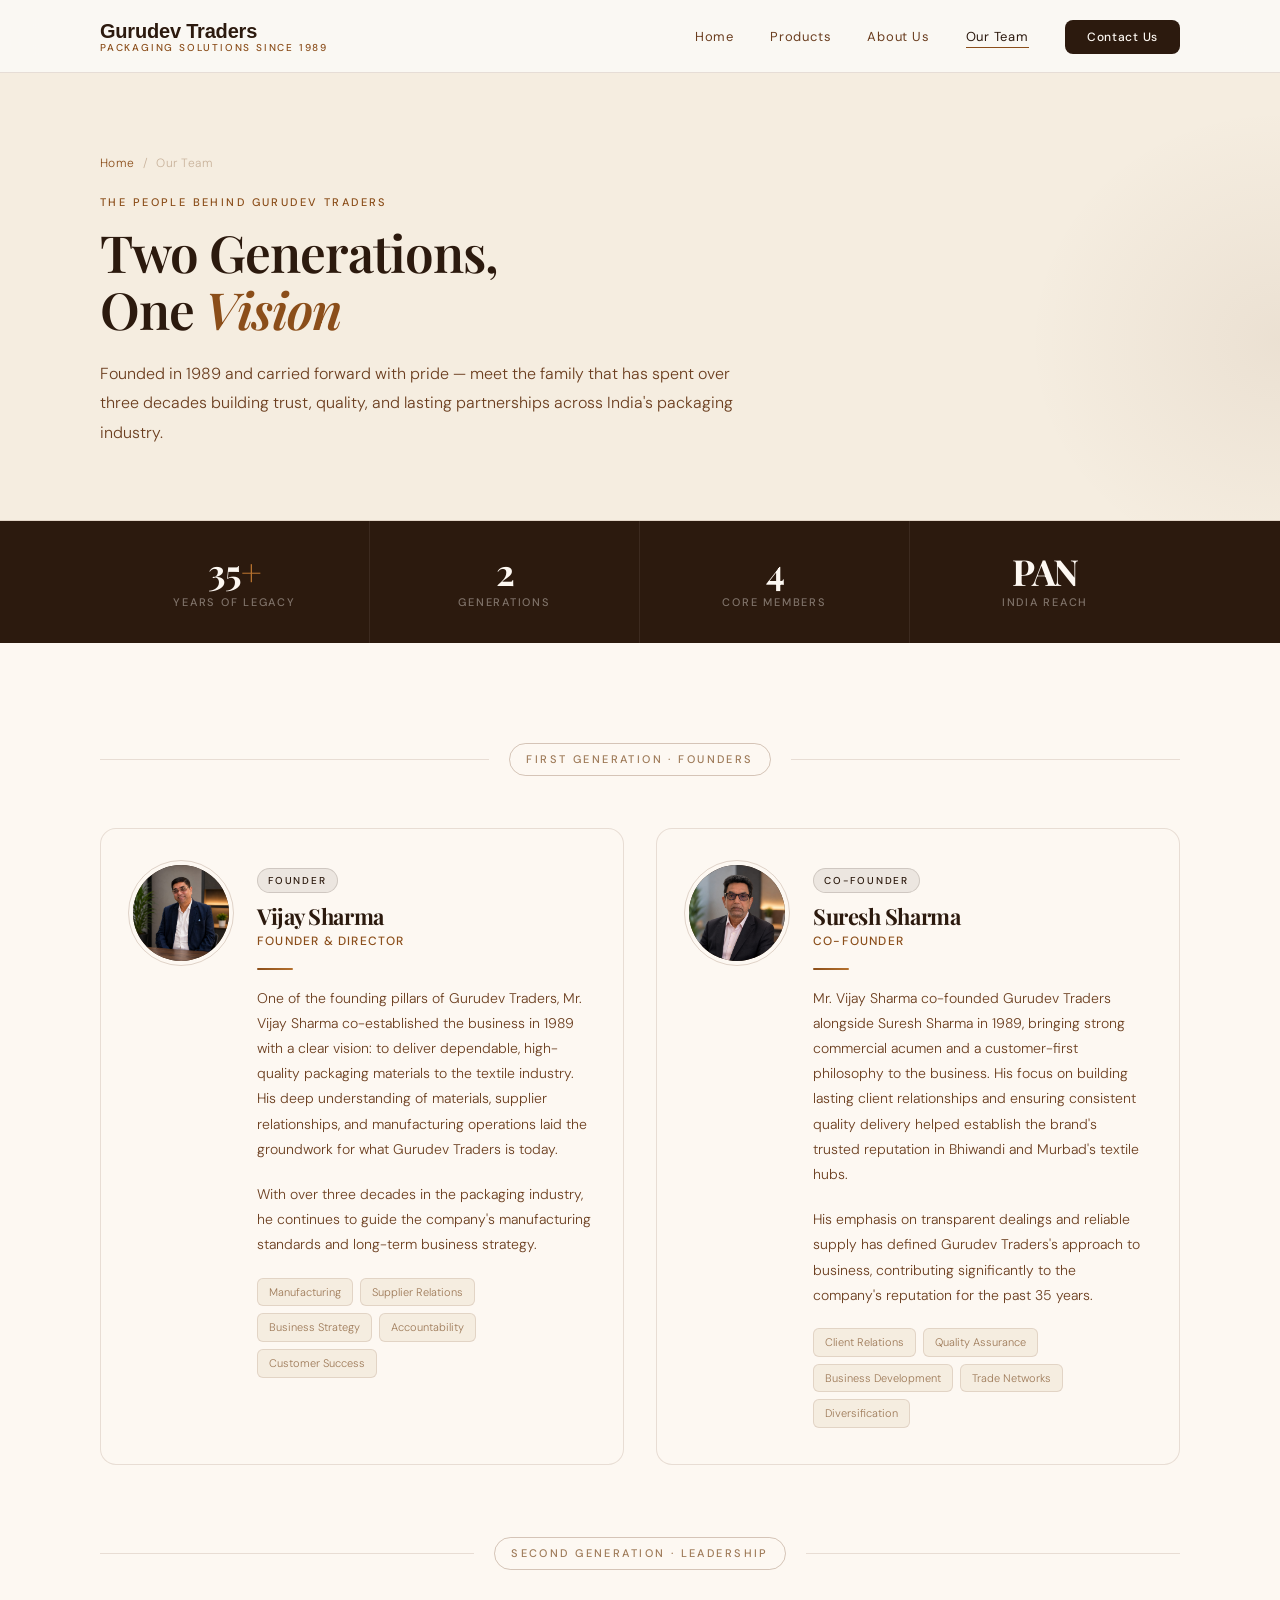
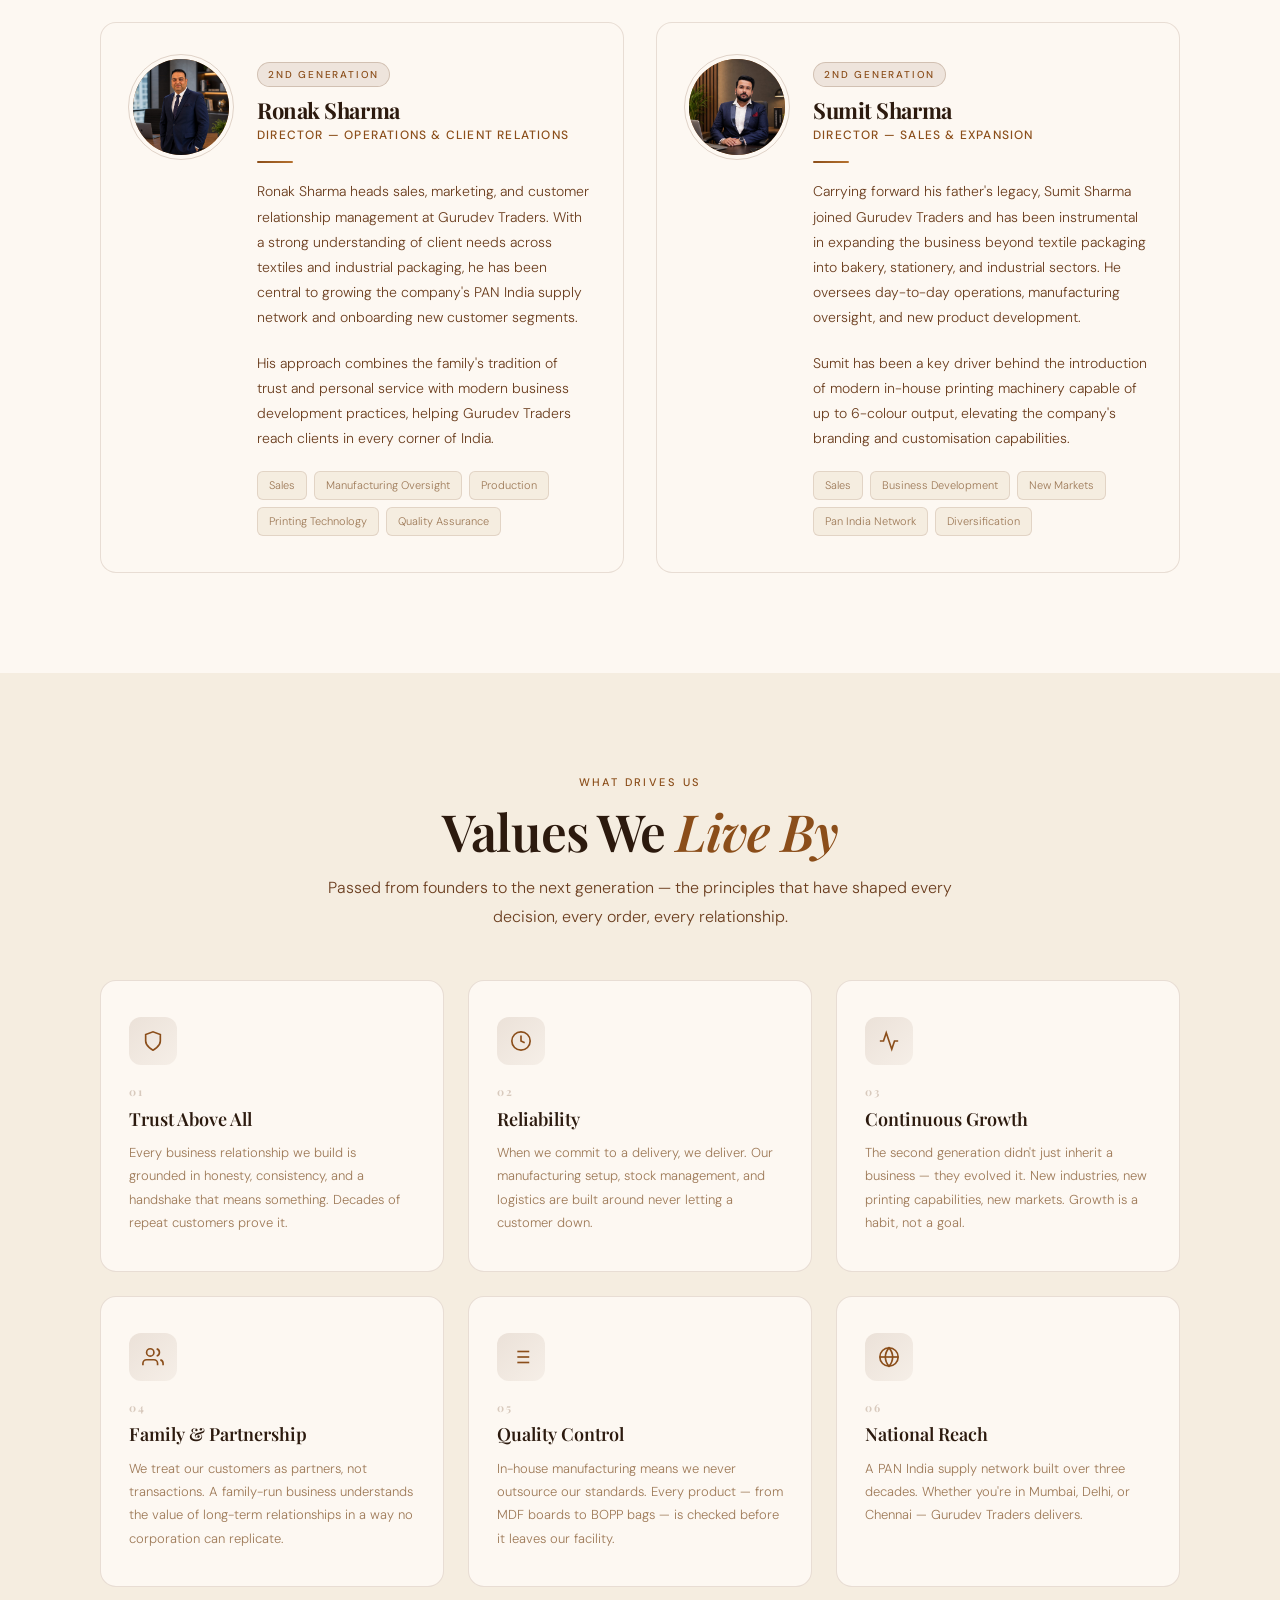
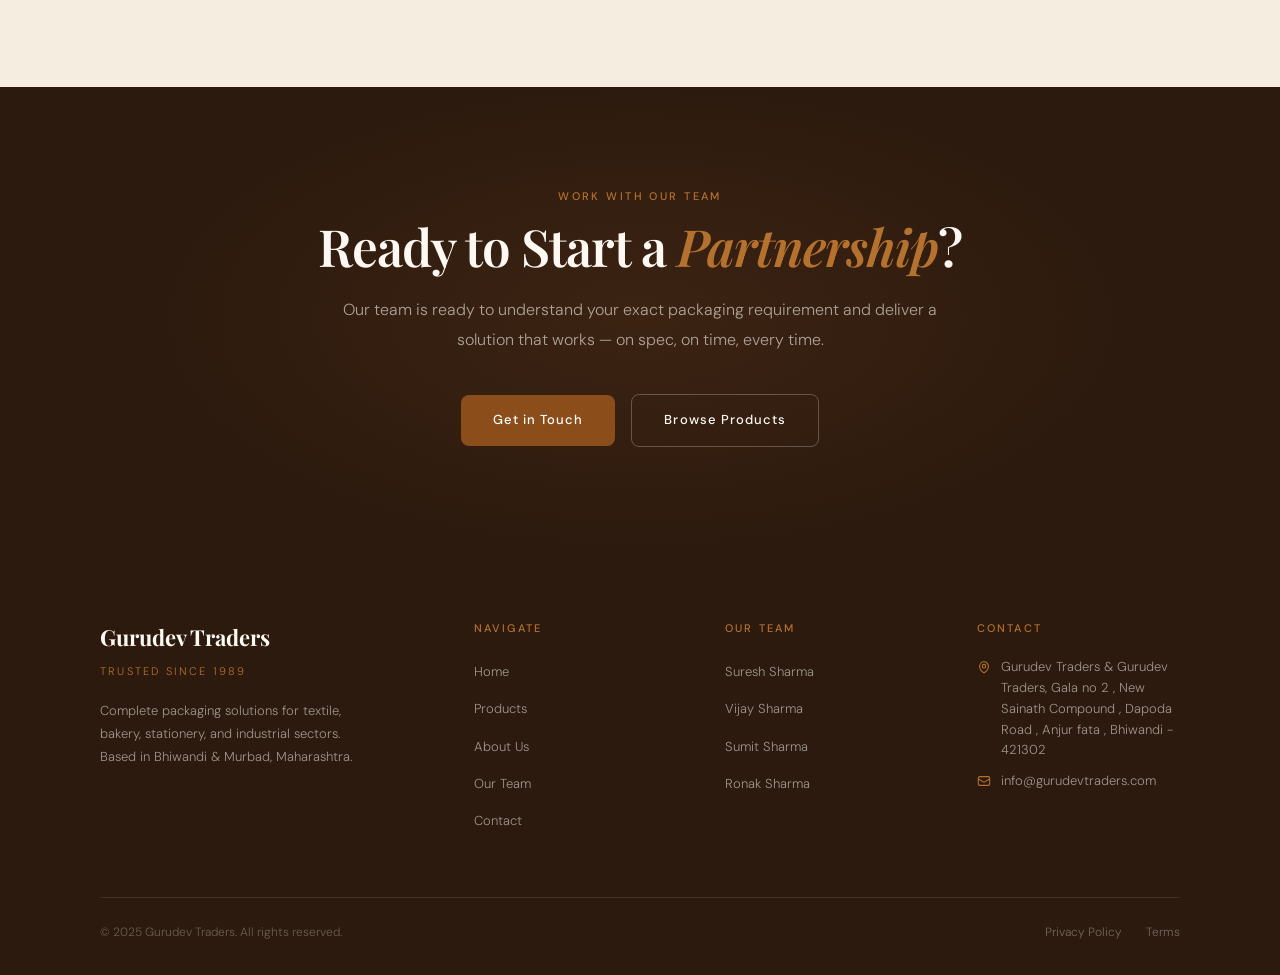
<file: pages/team.html>
<!DOCTYPE html>
<html lang="en">
<head>
  <meta charset="UTF-8" />
  <meta name="viewport" content="width=device-width, initial-scale=1.0" />
  <title>Our Team — Gurudev Traders</title>
  <link rel="stylesheet" href="../css/style.css" />
  <link rel="stylesheet" href="../css/team.css" />
</head>
<body>

<!-- ══════════════════════════════════════════════════════════
     NAVIGATION
══════════════════════════════════════════════════════════ -->
<nav class="site-nav">
  <div class="container">
    <div class="nav-inner">
      <a href="../index.html" class="nav-logo">
        <span class="nav-logo-name">Gurudev Traders</span>
        <span class="nav-logo-tagline">Packaging Solutions Since 1989</span>
      </a>
      <ul class="nav-links" id="navLinks">
        <li><a href="../index.html">Home</a></li>
        <li><a href="products.html">Products</a></li>
        <li><a href="about.html">About Us</a></li>
        <li><a href="team.html" class="active">Our Team</a></li>
        <li><a href="contact.html" class="nav-cta">Contact Us</a></li>
      </ul>
      <div class="nav-toggle" onclick="toggleNav()">
        <span></span><span></span><span></span>
      </div>
    </div>
  </div>
</nav>


<!-- ══════════════════════════════════════════════════════════
     PAGE HERO
══════════════════════════════════════════════════════════ -->
<div class="page-hero">
  <div class="container page-hero-inner">
    <div class="page-breadcrumb">
      <a href="../index.html">Home</a>
      <span>/</span>
      <span>Our Team</span>
    </div>
    <p class="eyebrow animate-up">The People Behind Gurudev Traders</p>
    <h1 class="section-title animate-up delay-1">Two Generations,<br>One <em>Vision</em></h1>
    <p class="section-body animate-up delay-2">
      Founded in 1989 and carried forward with pride — meet the family that has spent
      over three decades building trust, quality, and lasting partnerships across India's
      packaging industry.
    </p>
  </div>
</div>


<!-- ══════════════════════════════════════════════════════════
     LEGACY STATS STRIP
══════════════════════════════════════════════════════════ -->
<div class="legacy-strip">
  <div class="container">
    <div class="legacy-inner">
      <div class="legacy-cell">
        <div class="legacy-num">35<em>+</em></div>
        <div class="legacy-label">Years of Legacy</div>
      </div>
      <div class="legacy-cell">
        <div class="legacy-num">2</div>
        <div class="legacy-label">Generations</div>
      </div>
      <div class="legacy-cell">
        <div class="legacy-num">4</div>
        <div class="legacy-label">Core Members</div>
      </div>
      <div class="legacy-cell">
        <div class="legacy-num">PAN</div>
        <div class="legacy-label">India Reach</div>
      </div>
    </div>
  </div>
</div>


<!-- ══════════════════════════════════════════════════════════
     TEAM MEMBERS
══════════════════════════════════════════════════════════ -->
<section class="section">
  <div class="container">

    <!-- FIRST GENERATION -->
    <div class="gen-divider">
      <div class="gen-divider-line"></div>
      <div class="gen-divider-label">First Generation · Founders</div>
      <div class="gen-divider-line"></div>
    </div>

    <div class="team-grid" style="margin-bottom: 72px;">

      <!-- Suresh Sharma -->
      <div class="team-card gen-1 animate-up">
        <div class="team-card-inner">
          <div class="team-avatar">
            <img src="../images/vijay.jpeg" alt="Suresh Sharma" style="width: 100%; height: 100%; object-fit: cover; border-radius: inherit;" />
          </div>
          <div class="team-card-body">
            <span class="team-gen-tag">Founder</span>
            <h2 class="team-name">Vijay Sharma</h2>
            <p class="team-role">Founder &amp; Director</p>
            <hr class="team-divider" />
            <p class="team-bio">
              One of the founding pillars of Gurudev Traders, Mr. Vijay Sharma co-established
              the business in 1989 with a clear vision: to deliver dependable, high-quality
              packaging materials to the textile industry. His deep understanding of materials,
              supplier relationships, and manufacturing operations laid the groundwork for
              what Gurudev Traders is today.
            </p>
            <p class="team-bio">
              With over three decades in the packaging industry, he continues to guide the
              company's manufacturing standards and long-term business strategy.
            </p>
            <div class="team-highlights">
              <span class="team-highlight-tag">Manufacturing</span>
              <span class="team-highlight-tag">Supplier Relations</span>
              <span class="team-highlight-tag">Business Strategy</span>
              <span class="team-highlight-tag">Accountability</span>
              <span class="team-highlight-tag">Customer Success</span>
            </div>
          </div>
        </div>
      </div>

      <!-- Vijay Sharma -->
      <div class="team-card gen-1 animate-up delay-1">
        <div class="team-card-inner">
          <div class="team-avatar">
            <img src="../images/suresh.jpeg" alt="Vijay Sharma" style="width: 100%; height: 100%; object-fit: cover; border-radius: inherit;" />
          </div>
          <div class="team-card-body">
            <span class="team-gen-tag">Co-Founder</span>
            <h2 class="team-name">Suresh Sharma</h2>
            <p class="team-role">Co-Founder</p>
            <hr class="team-divider" />
            <p class="team-bio">
              Mr. Vijay Sharma co-founded Gurudev Traders alongside Suresh Sharma in 1989,
              bringing strong commercial acumen and a customer-first philosophy to the business.
              His focus on building lasting client relationships and ensuring consistent
              quality delivery helped establish the brand's trusted reputation in
              Bhiwandi and Murbad's textile hubs.
            </p>
            <p class="team-bio">
              His emphasis on transparent dealings and reliable supply has defined Gurudev Traders's approach to business, contributing significantly to the company's
              reputation for the past 35 years.
            </p>
            <div class="team-highlights">
              <span class="team-highlight-tag">Client Relations</span>
              <span class="team-highlight-tag">Quality Assurance</span>
              <span class="team-highlight-tag">Business Development</span>
              <span class="team-highlight-tag">Trade Networks</span>
              <span class="team-highlight-tag">Diversification</span>
            </div>
          </div>
        </div>
      </div>

    </div>

    <!-- SECOND GENERATION -->
    <div class="gen-divider">
      <div class="gen-divider-line"></div>
      <div class="gen-divider-label">Second Generation · Leadership</div>
      <div class="gen-divider-line"></div>
    </div>

    <div class="team-grid">

      <!-- Ronak Sharma -->
      <div class="team-card gen-2 animate-up delay-1">
        <div class="team-card-inner">
          <div class="team-avatar">
            <img src="../images/ronak.jpeg" alt="Ronak Sharma" style="width: 100%; height: 100%; object-fit: cover; border-radius: inherit;" />
          </div>
          <div class="team-card-body">
            <span class="team-gen-tag">2nd Generation</span>
            <h2 class="team-name">Ronak Sharma</h2>
            <p class="team-role">Director — Operations &amp; Client Relations</p>
            <hr class="team-divider" />
            <p class="team-bio">
              Ronak Sharma heads sales, marketing, and customer relationship management
              at Gurudev Traders. With a strong understanding of client needs across
              textiles and industrial packaging, he has been central to growing
              the company's PAN India supply network and onboarding new customer segments.
            </p>
            <p class="team-bio">
              His approach combines the family's tradition of trust and personal service
              with modern business development practices, helping Gurudev Traders reach
              clients in every corner of India.
            </p>
            <div class="team-highlights">
              <span class="team-highlight-tag">Sales</span>
              <span class="team-highlight-tag">Manufacturing Oversight</span>
              <span class="team-highlight-tag">Production</span>
              <span class="team-highlight-tag">Printing Technology</span>
              <span class="team-highlight-tag">Quality Assurance</span>  
            </div>
          </div>
        </div>
      </div>

      <!-- Sumit Sharma -->
      <div class="team-card gen-2 animate-up">
        <div class="team-card-inner">
          <div class="team-avatar">
            <img src="../images/sumit.jpeg" alt="Sumit Sharma" style="width: 100%; height: 100%; object-fit: cover; border-radius: inherit;" />
          </div>
          <div class="team-card-body">
            <span class="team-gen-tag">2nd Generation</span>
            <h2 class="team-name">Sumit Sharma</h2>
            <p class="team-role">Director — Sales &amp; Expansion</p>
            <hr class="team-divider" />
            <p class="team-bio">
              Carrying forward his father's legacy, Sumit Sharma joined Gurudev Traders
              and has been instrumental in expanding the business beyond textile packaging
              into bakery, stationery, and industrial sectors. He oversees day-to-day
              operations, manufacturing oversight, and new product development.
            </p>
            <p class="team-bio">
              Sumit has been a key driver behind the introduction of modern in-house
              printing machinery capable of up to 6-colour output, elevating the company's
              branding and customisation capabilities.
            </p>
            <div class="team-highlights">
              <span class="team-highlight-tag">Sales</span>
              <span class="team-highlight-tag">Business Development</span>
              <span class="team-highlight-tag">New Markets</span>
              <span class="team-highlight-tag">Pan India Network</span>   
              <span class="team-highlight-tag">Diversification</span>
            </div>
          </div>
        </div>
      </div>

    </div>
  </div>
</section>


<!-- ══════════════════════════════════════════════════════════
     COMPANY VALUES
══════════════════════════════════════════════════════════ -->
<section class="section values-section">
  <div class="container">
    <div style="text-align: center; margin-bottom: 0;">
      <p class="eyebrow">What Drives Us</p>
      <h2 class="section-title" style="margin: 0 auto 12px;">Values We <em>Live By</em></h2>
      <p class="section-body" style="margin: 0 auto;">
        Passed from founders to the next generation — the principles that have shaped
        every decision, every order, every relationship.
      </p>
    </div>

    <div class="values-grid">

      <div class="value-card">
        <div class="value-icon">
          <svg fill="none" stroke="currentColor" stroke-width="1.8" viewBox="0 0 24 24">
            <path d="M12 22s8-4 8-10V5l-8-3-8 3v7c0 6 8 10 8 10z"/>
          </svg>
        </div>
        <div class="value-num">01</div>
        <div class="value-title">Trust Above All</div>
        <p class="value-body">Every business relationship we build is grounded in honesty, consistency, and a handshake that means something. Decades of repeat customers prove it.</p>
      </div>

      <div class="value-card">
        <div class="value-icon">
          <svg fill="none" stroke="currentColor" stroke-width="1.8" viewBox="0 0 24 24">
            <circle cx="12" cy="12" r="10"/>
            <polyline points="12 6 12 12 16 14"/>
          </svg>
        </div>
        <div class="value-num">02</div>
        <div class="value-title">Reliability</div>
        <p class="value-body">When we commit to a delivery, we deliver. Our manufacturing setup, stock management, and logistics are built around never letting a customer down.</p>
      </div>

      <div class="value-card">
        <div class="value-icon">
          <svg fill="none" stroke="currentColor" stroke-width="1.8" viewBox="0 0 24 24">
            <polyline points="22 12 18 12 15 21 9 3 6 12 2 12"/>
          </svg>
        </div>
        <div class="value-num">03</div>
        <div class="value-title">Continuous Growth</div>
        <p class="value-body">The second generation didn't just inherit a business — they evolved it. New industries, new printing capabilities, new markets. Growth is a habit, not a goal.</p>
      </div>

      <div class="value-card">
        <div class="value-icon">
          <svg fill="none" stroke="currentColor" stroke-width="1.8" viewBox="0 0 24 24">
            <path d="M17 21v-2a4 4 0 0 0-4-4H5a4 4 0 0 0-4 4v2"/>
            <circle cx="9" cy="7" r="4"/>
            <path d="M23 21v-2a4 4 0 0 0-3-3.87"/>
            <path d="M16 3.13a4 4 0 0 1 0 7.75"/>
          </svg>
        </div>
        <div class="value-num">04</div>
        <div class="value-title">Family &amp; Partnership</div>
        <p class="value-body">We treat our customers as partners, not transactions. A family-run business understands the value of long-term relationships in a way no corporation can replicate.</p>
      </div>

      <div class="value-card">
        <div class="value-icon">
          <svg fill="none" stroke="currentColor" stroke-width="1.8" viewBox="0 0 24 24">
            <line x1="8" y1="6" x2="21" y2="6"/>
            <line x1="8" y1="12" x2="21" y2="12"/>
            <line x1="8" y1="18" x2="21" y2="18"/>
            <line x1="3" y1="6" x2="3.01" y2="6"/>
            <line x1="3" y1="12" x2="3.01" y2="12"/>
            <line x1="3" y1="18" x2="3.01" y2="18"/>
          </svg>
        </div>
        <div class="value-num">05</div>
        <div class="value-title">Quality Control</div>
        <p class="value-body">In-house manufacturing means we never outsource our standards. Every product — from MDF boards to BOPP bags — is checked before it leaves our facility.</p>
      </div>

      <div class="value-card">
        <div class="value-icon">
          <svg fill="none" stroke="currentColor" stroke-width="1.8" viewBox="0 0 24 24">
            <circle cx="12" cy="12" r="10"/>
            <line x1="2" y1="12" x2="22" y2="12"/>
            <path d="M12 2a15.3 15.3 0 0 1 4 10 15.3 15.3 0 0 1-4 10 15.3 15.3 0 0 1-4-10 15.3 15.3 0 0 1 4-10z"/>
          </svg>
        </div>
        <div class="value-num">06</div>
        <div class="value-title">National Reach</div>
        <p class="value-body">A PAN India supply network built over three decades. Whether you're in Mumbai, Delhi, or Chennai — Gurudev Traders delivers.</p>
      </div>

    </div>
  </div>
</section>


<!-- ══════════════════════════════════════════════════════════
     JOIN / CONTACT CTA
══════════════════════════════════════════════════════════ -->
<section class="section join-section">
  <div class="container">
    <p class="eyebrow" style="color: var(--gold-light); position: relative;">Work With Our Team</p>
    <h2 class="section-title">Ready to Start a <em>Partnership</em>?</h2>
    <p class="section-body">
      Our team is ready to understand your exact packaging requirement and deliver
      a solution that works — on spec, on time, every time.
    </p>
    <div class="join-buttons">
      <a href="contact.html" class="btn btn-primary">Get in Touch</a>
      <a href="products.html" class="btn btn-outline"
        style="border-color: rgba(253,248,242,0.25); color: var(--ivory);">
        Browse Products
      </a>
    </div>
  </div>
</section>


<!-- ══════════════════════════════════════════════════════════
     FOOTER
══════════════════════════════════════════════════════════ -->
<footer class="site-footer">
  <div class="container">
    <div class="footer-grid">

      <div>
        <div class="footer-brand-name">Gurudev Traders</div>
        <div class="footer-brand-tag">Trusted Since 1989</div>
        <p class="footer-brand-desc">
          Complete packaging solutions for textile, bakery, stationery, and industrial
          sectors. Based in Bhiwandi &amp; Murbad, Maharashtra.
        </p>
      </div>

      <div>
        <p class="footer-heading">Navigate</p>
        <ul class="footer-links">
          <li><a href="../index.html">Home</a></li>
          <li><a href="products.html">Products</a></li>
          <li><a href="about.html">About Us</a></li>
          <li><a href="team.html">Our Team</a></li>
          <li><a href="contact.html">Contact</a></li>
        </ul>
      </div>

      <div>
        <p class="footer-heading">Our Team</p>
        <ul class="footer-links">
          <li><a href="team.html">Suresh Sharma</a></li>
          <li><a href="team.html">Vijay Sharma</a></li>
          <li><a href="team.html">Sumit Sharma</a></li>
          <li><a href="team.html">Ronak Sharma</a></li>
        </ul>
      </div>

      <div>
        <p class="footer-heading">Contact</p>
        <div class="footer-contact-item">
          <svg fill="none" stroke="currentColor" stroke-width="1.8" viewBox="0 0 24 24" width="14" height="14">
            <path stroke-linecap="round" stroke-linejoin="round" d="M15 10.5a3 3 0 1 1-6 0 3 3 0 0 1 6 0Z"/>
            <path stroke-linecap="round" stroke-linejoin="round" d="M19.5 10.5c0 7.142-7.5 11.25-7.5 11.25S4.5 17.642 4.5 10.5a7.5 7.5 0 1 1 15 0Z"/>
          </svg>
          Gurudev Traders & Gurudev Traders,
          Gala no 2 , New Sainath Compound , Dapoda Road , Anjur fata , Bhiwandi - 421302 
        </div>
        <div class="footer-contact-item">
          <svg fill="none" stroke="currentColor" stroke-width="1.8" viewBox="0 0 24 24" width="14" height="14">
            <path stroke-linecap="round" stroke-linejoin="round" d="M21.75 6.75v10.5a2.25 2.25 0 0 1-2.25 2.25h-15a2.25 2.25 0 0 1-2.25-2.25V6.75m19.5 0A2.25 2.25 0 0 0 19.5 4.5h-15a2.25 2.25 0 0 0-2.25 2.25m19.5 0v.243a2.25 2.25 0 0 1-1.07 1.916l-7.5 4.615a2.25 2.25 0 0 1-2.36 0L3.32 8.91a2.25 2.25 0 0 1-1.07-1.916V6.75"/>
          </svg>
          info@gurudevtraders.com
        </div>
      </div>

    </div>
    <hr class="footer-divider" />
    <div class="footer-bottom">
      <span>&copy; 2025 Gurudev Traders. All rights reserved.</span>
      <div class="footer-bottom-links">
        <a href="#">Privacy Policy</a>
        <a href="#">Terms</a>
      </div>
    </div>
  </div>
</footer>


<script>
  function toggleNav() {
    document.getElementById('navLinks').classList.toggle('open');
  }

  // Scroll-triggered animations
  const obs = new IntersectionObserver((entries) => {
    entries.forEach(e => {
      if (e.isIntersecting) {
        e.target.style.animationPlayState = 'running';
        obs.unobserve(e.target);
      }
    });
  }, { threshold: 0.1 });

  document.querySelectorAll('.animate-up').forEach(el => {
    el.style.animationPlayState = 'paused';
    obs.observe(el);
  });
</script>

</body>
</html>
</file>
<file: css/style.css>
/* ============================================================
   GURUDEV TRADERS — Main Stylesheet
   css/style.css
   ============================================================ */

@import url('https://fonts.googleapis.com/css2?family=Playfair+Display:ital,wght@0,400;0,600;0,700;1,400;1,600&family=DM+Sans:wght@300;400;500&family=Cormorant+Garamond:wght@300;400;600&display=swap');

/* ── Reset ───────────────────────────────────────────────────────── */
*, *::before, *::after { box-sizing: border-box; margin: 0; padding: 0; }
html { scroll-behavior: smooth; }
img  { display: block; max-width: 100%; }
a    { text-decoration: none; color: inherit; }

/* ── Design Tokens ───────────────────────────────────────────────── */
:root {
  /* Backgrounds — warm cream spectrum */
  --ivory:      #FDF8F2;
  --cream:      #F5EDE0;
  --tan:        #E8D9C4;

  /* Dark surfaces — rich espresso browns */
  --warm-dark:  #2C1A0E;
  --charcoal:   #3D2510;
  --brown:      #6B3E1F;

  /* Primary accent — warm amber-brown */
  --gold:       #8B4E1A;
  --gold-light: #B5712E;

  /* Supporting accents */
  --rust:       #C0440F;
  --sage:       #5A6E4A;

  /* Text */
  --text:       #2C1A0E;
  --text-mid:   #6B3E1F;
  --text-soft:  #9E7A58;

  /* Borders */
  --border:     rgba(107,62,31,0.14);
  --border-hi:  rgba(107,62,31,0.28);

  --font-display: 'Playfair Display', Georgia, serif;
  --font-body:    'DM Sans', sans-serif;
  --font-accent:  'Cormorant Garamond', Georgia, serif;

  --radius:    8px;
  --radius-lg: 16px;
  --shadow-sm: 0 2px 8px rgba(44,26,14,0.08);
  --shadow-md: 0 8px 32px rgba(44,26,14,0.13);
  --shadow-lg: 0 20px 60px rgba(44,26,14,0.18);
  --transition: 0.32s cubic-bezier(0.4, 0, 0.2, 1);
}

/* ── Base ────────────────────────────────────────────────────────── */
body {
  background: var(--ivory);
  color: var(--text);
  font-family: var(--font-body);
  font-weight: 300;
  font-size: 16px;
  line-height: 1.7;
  -webkit-font-smoothing: antialiased;
}

/* ── Shared Utilities ────────────────────────────────────────────── */
.container {
  max-width: 1160px;
  margin: 0 auto;
  padding: 0 40px;
}

.section { padding: 100px 0; }
.section-sm { padding: 64px 0; }

.eyebrow {
  font-family: var(--font-body);
  font-size: 11px;
  font-weight: 500;
  letter-spacing: 0.22em;
  text-transform: uppercase;
  color: var(--gold);
  margin-bottom: 12px;
}

.section-title {
  font-family: var(--font-display);
  font-size: clamp(32px, 4vw, 52px);
  font-weight: 600;
  line-height: 1.12;
  letter-spacing: -0.02em;
  color: var(--warm-dark);
  margin-bottom: 20px;
}

.section-title em {
  font-style: italic;
  color: var(--gold);
}

.section-body {
  font-size: 16px;
  color: var(--text-mid);
  line-height: 1.85;
  max-width: 640px;
}

.gold-rule {
  width: 56px;
  height: 3px;
  background: linear-gradient(90deg, var(--gold), var(--gold-light));
  border: none;
  margin: 0 0 32px;
  border-radius: 99px;
}

/* ── Buttons ─────────────────────────────────────────────────────── */
.btn {
  display: inline-flex;
  align-items: center;
  gap: 8px;
  font-family: var(--font-body);
  font-size: 13px;
  font-weight: 500;
  letter-spacing: 0.08em;
  padding: 14px 32px;
  border-radius: var(--radius);
  border: none;
  cursor: pointer;
  transition: var(--transition);
  white-space: nowrap;
}

.btn-primary {
  background: var(--gold);
  color: #fff;
}
.btn-primary:hover {
  background: var(--gold-light);
  box-shadow: 0 4px 20px rgba(184,145,42,0.35);
  transform: translateY(-1px);
}

.btn-outline {
  background: transparent;
  color: var(--warm-dark);
  border: 1.5px solid var(--border-hi);
}
.btn-outline:hover {
  border-color: var(--gold);
  color: var(--gold);
}

/* ── Decorative grain overlay ────────────────────────────────────── */
.grain {
  position: relative;
}
.grain::after {
  content: '';
  position: absolute;
  inset: 0;
  background-image: url("data:image/svg+xml,%3Csvg viewBox='0 0 256 256' xmlns='http://www.w3.org/2000/svg'%3E%3Cfilter id='noise'%3E%3CfeTurbulence type='fractalNoise' baseFrequency='0.9' numOctaves='4' stitchTiles='stitch'/%3E%3C/filter%3E%3Crect width='100%25' height='100%25' filter='url(%23noise)' opacity='0.04'/%3E%3C/svg%3E");
  pointer-events: none;
  z-index: 0;
  border-radius: inherit;
}

/* ============================================================
   NAVIGATION / HEADER
   ============================================================ */
.site-nav {
  position: sticky;
  top: 0;
  z-index: 100;
  background: rgba(250,248,243,0.92);
  backdrop-filter: blur(16px);
  -webkit-backdrop-filter: blur(16px);
  border-bottom: 1px solid var(--border);
}

.nav-inner {
  display: flex;
  align-items: center;
  justify-content: space-between;
  height: 72px;
}

/* Logo */
.nav-logo {
  display: flex;
  flex-direction: column;
  line-height: 1.1;
}

.nav-logo-name {
  font-family: Arial, Helvetica, sans-serif;
  font-size: 20px;
  font-weight: 700;
  letter-spacing: -0.01em;
  color: var(--warm-dark);
}

.nav-logo-tagline {
  font-size: 10px;
  letter-spacing: 0.18em;
  text-transform: uppercase;
  color: var(--gold);
  font-weight: 500;
}

/* Nav links */
.nav-links {
  display: flex;
  align-items: center;
  gap: 36px;
  list-style: none;
}

.nav-links a {
  font-size: 13px;
  font-weight: 400;
  letter-spacing: 0.06em;
  color: var(--text-mid);
  position: relative;
  transition: color var(--transition);
}

.nav-links a::after {
  content: '';
  position: absolute;
  bottom: -3px;
  left: 0;
  width: 0;
  height: 1.5px;
  background: var(--gold);
  transition: width var(--transition);
}

.nav-links a:hover,
.nav-links a.active {
  color: var(--warm-dark);
}

.nav-links a:hover::after,
.nav-links a.active::after {
  width: 100%;
}

.nav-cta {
  background: var(--warm-dark);
  color: var(--ivory) !important;
  padding: 9px 22px;
  border-radius: var(--radius);
  font-size: 12px !important;
  font-weight: 500 !important;
  letter-spacing: 0.08em;
  transition: background var(--transition), transform var(--transition) !important;
}

.nav-cta:hover {
  background: var(--gold) !important;
}

.nav-cta::after { display: none !important; }

/* Hamburger (mobile) */
.nav-toggle {
  display: none;
  flex-direction: column;
  gap: 5px;
  cursor: pointer;
  padding: 4px;
}

.nav-toggle span {
  display: block;
  width: 24px;
  height: 2px;
  background: var(--warm-dark);
  border-radius: 2px;
  transition: var(--transition);
}

/* ============================================================
   FOOTER
   ============================================================ */
.site-footer {
  background: var(--warm-dark);
  color: rgba(250,248,243,0.7);
  padding: 72px 0 32px;
}

.footer-grid {
  display: grid;
  grid-template-columns: 1.6fr 1fr 1fr 1fr;
  gap: 48px;
  margin-bottom: 64px;
}

.footer-brand-name {
  font-family: var(--font-display);
  font-size: 22px;
  font-weight: 700;
  color: var(--ivory);
  margin-bottom: 6px;
}

.footer-brand-tag {
  font-size: 11px;
  letter-spacing: 0.2em;
  text-transform: uppercase;
  color: var(--gold-light);
  margin-bottom: 18px;
}

.footer-brand-desc {
  font-size: 13px;
  line-height: 1.8;
  color: rgba(250,248,243,0.55);
  max-width: 280px;
}

.footer-heading {
  font-size: 11px;
  font-weight: 500;
  letter-spacing: 0.2em;
  text-transform: uppercase;
  color: var(--gold-light);
  margin-bottom: 20px;
}

.footer-links {
  list-style: none;
  display: flex;
  flex-direction: column;
  gap: 10px;
}

.footer-links a {
  font-size: 13px;
  color: rgba(250,248,243,0.55);
  transition: color var(--transition);
}

.footer-links a:hover { color: var(--gold-light); }

.footer-contact-item {
  display: flex;
  align-items: flex-start;
  gap: 10px;
  font-size: 13px;
  color: rgba(250,248,243,0.55);
  margin-bottom: 10px;
  line-height: 1.6;
}

.footer-contact-item svg {
  flex-shrink: 0;
  width: 14px;
  height: 14px;
  margin-top: 3px;
  color: var(--gold-light);
}

.footer-divider {
  border: none;
  border-top: 1px solid rgba(250,248,243,0.1);
  margin-bottom: 24px;
}

.footer-bottom {
  display: flex;
  align-items: center;
  justify-content: space-between;
  font-size: 12px;
  color: rgba(250,248,243,0.3);
}

.footer-bottom-links {
  display: flex;
  gap: 24px;
}

.footer-bottom-links a {
  color: rgba(250,248,243,0.35);
  font-size: 12px;
  transition: color var(--transition);
}

.footer-bottom-links a:hover { color: var(--gold-light); }

/* ============================================================
   CARDS
   ============================================================ */
.card {
  background: var(--ivory);
  border: 1px solid var(--border);
  border-radius: var(--radius-lg);
  padding: 36px 32px;
  transition: box-shadow var(--transition), transform var(--transition), border-color var(--transition);
}

.card:hover {
  box-shadow: var(--shadow-md);
  transform: translateY(-4px);
  border-color: rgba(184,145,42,0.3);
}

.card-icon {
  width: 52px;
  height: 52px;
  border-radius: 12px;
  background: linear-gradient(135deg, rgba(184,145,42,0.12), rgba(184,145,42,0.06));
  display: flex;
  align-items: center;
  justify-content: center;
  margin-bottom: 20px;
  color: var(--gold);
}

.card-icon svg { width: 24px; height: 24px; }

.card-title {
  font-family: var(--font-display);
  font-size: 18px;
  font-weight: 600;
  color: var(--warm-dark);
  margin-bottom: 10px;
  line-height: 1.3;
}

.card-body {
  font-size: 14px;
  color: var(--text-soft);
  line-height: 1.75;
}

/* ── Tag / Badge ─────────────────────────────────────────────────── */
.tag {
  display: inline-block;
  font-size: 10px;
  font-weight: 500;
  letter-spacing: 0.14em;
  text-transform: uppercase;
  padding: 4px 12px;
  border-radius: 99px;
  background: rgba(184,145,42,0.1);
  color: var(--gold);
  border: 1px solid rgba(184,145,42,0.25);
}

/* ── Product list item ───────────────────────────────────────────── */
.product-item {
  display: flex;
  align-items: flex-start;
  gap: 14px;
  padding: 14px 0;
  border-bottom: 1px solid var(--border);
}

.product-item:last-child { border-bottom: none; }

.product-bullet {
  width: 6px;
  height: 6px;
  border-radius: 50%;
  background: var(--gold);
  flex-shrink: 0;
  margin-top: 8px;
}

.product-item-text {
  font-size: 14px;
  color: var(--text-mid);
  line-height: 1.6;
}

/* ── Stat block ──────────────────────────────────────────────────── */
.stat-num {
  font-family: var(--font-display);
  font-size: clamp(38px, 5vw, 56px);
  font-weight: 700;
  color: var(--warm-dark);
  line-height: 1;
  margin-bottom: 6px;
}

.stat-num em {
  font-style: normal;
  color: var(--gold);
}

.stat-label {
  font-size: 12px;
  font-weight: 500;
  letter-spacing: 0.12em;
  text-transform: uppercase;
  color: var(--text-soft);
}

/* ── Why-choose row ──────────────────────────────────────────────── */
.why-item {
  display: flex;
  align-items: flex-start;
  gap: 16px;
  padding: 20px 0;
  border-bottom: 1px solid var(--border);
}

.why-item:last-child { border-bottom: none; }

.why-icon {
  width: 36px;
  height: 36px;
  border-radius: 9px;
  background: rgba(184,145,42,0.1);
  display: flex;
  align-items: center;
  justify-content: center;
  flex-shrink: 0;
  color: var(--gold);
}

.why-icon svg { width: 16px; height: 16px; }

.why-text {
  font-size: 14px;
  color: var(--text-mid);
  line-height: 1.6;
  font-weight: 400;
}

.why-text strong {
  font-weight: 500;
  color: var(--warm-dark);
}

/* ============================================================
   RESPONSIVE
   ============================================================ */
@media (max-width: 1024px) {
  .container { padding: 0 28px; }
  .footer-grid { grid-template-columns: 1fr 1fr; gap: 40px; }
}

@media (max-width: 768px) {
  .container { padding: 0 20px; }
  .section { padding: 72px 0; }

  .nav-links {
    display: none;
    position: absolute;
    top: 72px;
    left: 0;
    right: 0;
    background: var(--ivory);
    border-top: 1px solid var(--border);
    border-bottom: 1px solid var(--border);
    padding: 20px 24px;
    flex-direction: column;
    align-items: flex-start;
    gap: 18px;
    box-shadow: var(--shadow-md);
  }

  .nav-links.open { display: flex; }
  .nav-toggle { display: flex; }
  .footer-grid { grid-template-columns: 1fr; gap: 32px; }
  .footer-bottom { flex-direction: column; gap: 12px; text-align: center; }
}

@media (max-width: 480px) {
  .section { padding: 56px 0; }
  .section-title { font-size: 28px; }
}

/* ── Animations ──────────────────────────────────────────────────── */
@keyframes fadeUp {
  from { opacity: 0; transform: translateY(28px); }
  to   { opacity: 1; transform: translateY(0); }
}

@keyframes fadeIn {
  from { opacity: 0; }
  to   { opacity: 1; }
}

.animate-up {
  opacity: 0;
  animation: fadeUp 0.7s cubic-bezier(0.22,1,0.36,1) forwards;
}

.delay-1 { animation-delay: 0.1s; }
.delay-2 { animation-delay: 0.22s; }
.delay-3 { animation-delay: 0.34s; }
.delay-4 { animation-delay: 0.46s; }
.delay-5 { animation-delay: 0.58s; }
</file>
<file: css/home.css>
/* ============================================================
   GURUDEV TRADERS — Home Page Styles
   css/home.css
   ============================================================ */

/* ── Hero ────────────────────────────────────────────────────────── */
.hero {
  min-height: 92vh;
  display: flex;
  align-items: center;
  position: relative;
  overflow: hidden;
  background: var(--cream);
}

/* Textured background pattern */
.hero::before {
  content: '';
  position: absolute;
  inset: 0;
  background-image:
    radial-gradient(ellipse 70% 60% at 80% 50%, rgba(107,62,31,0.07) 0%, transparent 65%),
    radial-gradient(ellipse 40% 60% at 10% 90%, rgba(107,62,31,0.05) 0%, transparent 60%);
}

/* Decorative diagonal stripe */
.hero-stripe {
  position: absolute;
  top: 0;
  right: -5%;
  width: 45%;
  height: 100%;
  background: linear-gradient(160deg, rgba(107,62,31,0.06) 0%, transparent 60%);
  transform: skewX(-8deg);
}

.hero-content {
  position: relative;
  z-index: 2;
  max-width: 680px;
}

.hero-since {
  display: inline-flex;
  align-items: center;
  gap: 10px;
  font-size: 11px;
  font-weight: 500;
  letter-spacing: 0.22em;
  text-transform: uppercase;
  color: var(--gold);
  margin-bottom: 24px;
}

.hero-since::before {
  content: '';
  width: 32px;
  height: 1.5px;
  background: var(--gold);
  border-radius: 2px;
}

.hero-title {
  font-family: var(--font-display);
  font-size: clamp(40px, 6vw, 76px);
  font-weight: 700;
  line-height: 1.05;
  letter-spacing: -0.03em;
  color: var(--warm-dark);
  margin-bottom: 8px;
}

.hero-title-sub {
  font-family: var(--font-display);
  font-size: clamp(22px, 3vw, 38px);
  font-weight: 400;
  font-style: italic;
  color: var(--gold);
  letter-spacing: -0.01em;
  margin-bottom: 28px;
  line-height: 1.2;
}

.hero-desc {
  font-size: 17px;
  color: var(--text-mid);
  line-height: 1.85;
  margin-bottom: 44px;
  max-width: 540px;
}

.hero-actions {
  display: flex;
  align-items: center;
  gap: 16px;
  flex-wrap: wrap;
}

/* Decorative side element */
.hero-side {
  position: absolute;
  right: 0;
  top: 0;
  bottom: 0;
  width: 40%;
  display: flex;
  align-items: center;
  justify-content: center;
  z-index: 1;
}

.hero-badge {
  width: 280px;
  height: 280px;
  border-radius: 50%;
  border: 1px solid rgba(107,62,31,0.18);
  display: flex;
  align-items: center;
  justify-content: center;
  position: relative;
}

.hero-badge::before {
  content: '';
  position: absolute;
  inset: 16px;
  border-radius: 50%;
  border: 1px solid rgba(107,62,31,0.14);
}

.hero-badge-inner {
  text-align: center;
  padding: 24px;
}

.hero-badge-year {
  font-family: var(--font-display);
  font-size: 52px;
  font-weight: 700;
  color: var(--warm-dark);
  line-height: 1;
  letter-spacing: -0.04em;
}

.hero-badge-label {
  font-size: 10px;
  font-weight: 500;
  letter-spacing: 0.22em;
  text-transform: uppercase;
  color: var(--text-soft);
  margin-top: 4px;
}

.hero-badge-name {
  font-family: var(--font-display);
  font-size: 13px;
  font-weight: 600;
  color: var(--gold);
  letter-spacing: 0.04em;
  margin-top: 10px;
  border-top: 1px solid rgba(107,62,31,0.18);
  padding-top: 10px;
}

/* ── Stats bar ───────────────────────────────────────────────────── */
.stats-bar {
  background: var(--warm-dark);
  padding: 0;
}

.stats-inner {
  display: grid;
  grid-template-columns: repeat(4, 1fr);
  divide-x: 1px solid rgba(255,255,255,0.08);
}

.stat-cell {
  padding: 40px 36px;
  border-right: 1px solid rgba(253,248,242,0.08);
  text-align: center;
}

.stat-cell:last-child { border-right: none; }

.stat-cell .stat-num { color: var(--ivory); }
.stat-cell .stat-num em { color: var(--gold-light); }
.stat-cell .stat-label { color: rgba(253,248,242,0.45); }

/* ── Industries section ──────────────────────────────────────────── */
.industries-section {
  background: var(--ivory);
}

.industries-grid {
  display: grid;
  grid-template-columns: repeat(3, 1fr);
  gap: 24px;
  margin-top: 56px;
}

.industry-card {
  background: var(--cream);
  border: 1px solid var(--border);
  border-radius: var(--radius-lg);
  padding: 40px 32px 36px;
  transition: box-shadow var(--transition), transform var(--transition), border-color var(--transition);
  position: relative;
  overflow: hidden;
}

.industry-card::before {
  content: '';
  position: absolute;
  top: 0;
  left: 0;
  right: 0;
  height: 3px;
  background: linear-gradient(90deg, var(--gold), var(--gold-light));
  transform: scaleX(0);
  transform-origin: left;
  transition: transform var(--transition);
}

.industry-card:hover { box-shadow: var(--shadow-md); transform: translateY(-4px); border-color: rgba(107,62,31,0.25); }
.industry-card:hover::before { transform: scaleX(1); }

.industry-num {
  font-family: var(--font-display);
  font-size: 11px;
  font-weight: 700;
  letter-spacing: 0.18em;
  text-transform: uppercase;
  color: var(--gold);
  margin-bottom: 16px;
  opacity: 0.7;
}

.industry-name {
  font-family: Arial, Helvetica, sans-serif;
  font-size: 22px;
  font-weight: 600;
  color: var(--warm-dark);
  margin-bottom: 12px;
  line-height: 1.2;
}

.industry-desc {
  font-size: 13px;
  color: var(--text-soft);
  line-height: 1.75;
  margin-bottom: 20px;
}

.industry-link {
  font-size: 12px;
  font-weight: 500;
  letter-spacing: 0.08em;
  text-transform: uppercase;
  color: var(--gold);
  display: flex;
  align-items: center;
  gap: 6px;
  transition: gap var(--transition);
}

.industry-link:hover { gap: 10px; }

/* ── Why-us section ──────────────────────────────────────────────── */
.why-section {
  background: var(--cream);
}

.why-layout {
  display: grid;
  grid-template-columns: 1fr 1fr;
  gap: 80px;
  align-items: start;
}

.why-list { margin-top: 8px; }

.why-right {
  padding-top: 24px;
}

.why-quote-block {
  background: var(--warm-dark);
  border-radius: var(--radius-lg);
  padding: 48px 44px;
  position: relative;
  overflow: hidden;
}

.why-quote-block::before {
  content: '\201C';
  position: absolute;
  top: -20px;
  left: 24px;
  font-family: var(--font-display);
  font-size: 160px;
  color: rgba(253,248,242,0.05);
  line-height: 1;
  pointer-events: none;
}

.why-quote-text {
  font-family: var(--font-display);
  font-size: 20px;
  font-style: italic;
  font-weight: 400;
  color: var(--ivory);
  line-height: 1.65;
  margin-bottom: 24px;
  position: relative;
  z-index: 1;
}

.why-quote-author {
  font-size: 12px;
  font-weight: 500;
  letter-spacing: 0.16em;
  text-transform: uppercase;
  color: var(--gold-light);
}

/* ── CTA section ─────────────────────────────────────────────────── */
.cta-section {
  background: var(--warm-dark);
  text-align: center;
  position: relative;
  overflow: hidden;
}

.cta-section::before {
  content: '';
  position: absolute;
  inset: 0;
  background: radial-gradient(ellipse 60% 80% at 50% 50%, rgba(107,62,31,0.1) 0%, transparent 65%);
  pointer-events: none;
}

.cta-section .section-title { color: var(--ivory); position: relative; }
.cta-section .section-title em { color: var(--gold-light); }
.cta-section .section-body { color: rgba(253,248,242,0.65); margin: 0 auto 40px; position: relative; }

.cta-buttons {
  display: flex;
  align-items: center;
  justify-content: center;
  gap: 16px;
  flex-wrap: wrap;
  position: relative;
}

/* Responsive home */
@media (max-width: 1024px) {
  .hero-side { display: none; }
  .industries-grid { grid-template-columns: repeat(2, 1fr); }
  .why-layout { grid-template-columns: 1fr; gap: 48px; }
  .stats-inner { grid-template-columns: repeat(2, 1fr); }
  .stat-cell:nth-child(2) { border-right: none; }
}

@media (max-width: 640px) {
  .hero { min-height: 80vh; }
  .industries-grid { grid-template-columns: 1fr; }
  .stats-inner { grid-template-columns: repeat(2, 1fr); }
}
</file>
<file: css/contact.css>
/* ============================================================
   GURUDEV TRADERS — Contact Page Styles
   css/contact.css
   ============================================================ */

/* ── Contact layout ──────────────────────────────────────────────── */
.contact-layout {
  display: grid;
  grid-template-columns: 1.2fr 1fr;
  gap: 72px;
  align-items: start;
}

/* ── Form ────────────────────────────────────────────────────────── */
.contact-form-wrap {
  background: var(--cream);
  border: 1px solid var(--border);
  border-radius: var(--radius-lg);
  padding: 48px 44px;
}

.form-title {
  font-family: var(--font-display);
  font-size: 26px;
  font-weight: 600;
  color: var(--warm-dark);
  margin-bottom: 6px;
}

.form-subtitle {
  font-size: 14px;
  color: var(--text-soft);
  margin-bottom: 36px;
  line-height: 1.6;
}

.form-row {
  display: grid;
  grid-template-columns: 1fr 1fr;
  gap: 16px;
}

.form-group {
  margin-bottom: 20px;
}

.form-label {
  display: block;
  font-size: 11px;
  font-weight: 500;
  letter-spacing: 0.14em;
  text-transform: uppercase;
  color: var(--text-soft);
  margin-bottom: 8px;
}

.form-control {
  width: 100%;
  padding: 12px 16px;
  background: var(--ivory);
  border: 1.5px solid var(--border-hi);
  border-radius: var(--radius);
  font-family: var(--font-body);
  font-size: 14px;
  font-weight: 300;
  color: var(--text);
  transition: border-color var(--transition), box-shadow var(--transition);
  outline: none;
}

.form-control:focus {
  border-color: var(--gold);
  box-shadow: 0 0 0 3px rgba(107,62,31,0.1);
}

.form-control::placeholder { color: rgba(107,62,31,0.35); }

textarea.form-control {
  min-height: 130px;
  resize: vertical;
}

select.form-control {
  cursor: pointer;
  appearance: none;
  background-image: url("data:image/svg+xml,%3Csvg xmlns='http://www.w3.org/2000/svg' width='12' height='12' viewBox='0 0 24 24' fill='none' stroke='%235C4A30' stroke-width='2'%3E%3Cpolyline points='6 9 12 15 18 9'/%3E%3C/svg%3E");
  background-repeat: no-repeat;
  background-position: right 16px center;
  padding-right: 40px;
}

.form-submit { margin-top: 8px; }
.form-submit .btn { width: 100%; justify-content: center; padding: 16px; }

.form-note {
  font-size: 12px;
  color: var(--text-soft);
  text-align: center;
  margin-top: 12px;
  line-height: 1.6;
}

/* Success state */
.form-success {
  display: none;
  background: rgba(107,62,31,0.08);
  border: 1px solid rgba(107,62,31,0.25);
  border-radius: var(--radius);
  padding: 16px 20px;
  margin-top: 16px;
  font-size: 14px;
  color: var(--sage);
}

.form-success.show { display: block; }

/* ── Sidebar ─────────────────────────────────────────────────────── */
.contact-sidebar {}

.contact-info-card {
  background: var(--cream);
  border: 1px solid var(--border);
  border-radius: var(--radius-lg);
  padding: 36px 32px;
  margin-bottom: 20px;
}

.contact-info-title {
  font-size: 11px;
  font-weight: 500;
  letter-spacing: 0.2em;
  text-transform: uppercase;
  color: var(--gold);
  margin-bottom: 24px;
  padding-bottom: 14px;
  border-bottom: 1px solid var(--border);
}

.contact-info-item {
  display: flex;
  align-items: flex-start;
  gap: 14px;
  margin-bottom: 20px;
}

.contact-info-item:last-child { margin-bottom: 0; }

.contact-info-icon {
  width: 38px;
  height: 38px;
  border-radius: 10px;
  background: rgba(107,62,31,0.1);
  display: flex;
  align-items: center;
  justify-content: center;
  flex-shrink: 0;
  color: var(--gold);
}

.contact-info-icon svg { width: 16px; height: 16px; }

.contact-info-label {
  font-size: 10px;
  font-weight: 500;
  letter-spacing: 0.14em;
  text-transform: uppercase;
  color: var(--text-soft);
  margin-bottom: 2px;
}

.contact-info-value {
  font-size: 13px;
  color: var(--text-mid);
  line-height: 1.55;
}

/* Hours card */
.hours-row {
  display: flex;
  justify-content: space-between;
  font-size: 13px;
  padding: 9px 0;
  border-bottom: 1px solid var(--border);
}

.hours-row:last-child { border-bottom: none; }
.hours-row span:first-child { color: var(--text-mid); }
.hours-row span:last-child  { color: var(--text-soft); font-family: var(--font-body); }

/* Map placeholder */
.map-placeholder {
  border: 1px solid var(--border);
  border-radius: var(--radius-lg);
  overflow: hidden;
  height: 200px;
  background: var(--cream);
  display: flex;
  align-items: center;
  justify-content: center;
  position: relative;
  margin-top: 20px;
}

.map-grid-bg {
  position: absolute;
  inset: 0;
  background-image:
    linear-gradient(var(--border) 1px, transparent 1px),
    linear-gradient(90deg, var(--border) 1px, transparent 1px);
  background-size: 28px 28px;
  opacity: 0.7;
}

.map-pin-wrap {
  position: relative;
  z-index: 1;
  text-align: center;
}

.map-pin-icon {
  width: 44px;
  height: 44px;
  border-radius: 50%;
  background: var(--gold);
  display: flex;
  align-items: center;
  justify-content: center;
  margin: 0 auto 10px;
  color: #FDF8F2;
  box-shadow: 0 4px 16px rgba(107,62,31,0.35);
}

.map-pin-icon svg { width: 20px; height: 20px; }

.map-pin-label {
  font-family: var(--font-display);
  font-size: 14px;
  font-weight: 600;
  color: var(--warm-dark);
}

.map-pin-sub {
  font-size: 11px;
  color: var(--text-soft);
  margin-top: 2px;
}

/* Responsive contact */
@media (max-width: 960px) {
  .contact-layout { grid-template-columns: 1fr; gap: 40px; }
  .contact-form-wrap { padding: 36px 28px; }
}

@media (max-width: 540px) {
  .form-row { grid-template-columns: 1fr; }
  .contact-form-wrap { padding: 28px 20px; }
}
</file>
<file: css/products.css>
/* ============================================================
   GURUDEV TRADERS — Products Page Styles
   css/products.css
   ============================================================ */

/* ── Page hero ───────────────────────────────────────────────────── */
.page-hero {
  background: var(--cream);
  padding: 80px 0 72px;
  position: relative;
  overflow: hidden;
  border-bottom: 1px solid var(--border);
}

.page-hero::after {
  content: '';
  position: absolute;
  right: 0; bottom: 0;
  width: 50%; height: 100%;
  background: radial-gradient(ellipse 60% 80% at 100% 80%, rgba(107,62,31,0.07) 0%, transparent 65%);
  pointer-events: none;
}

.page-hero-inner { position: relative; z-index: 1; }

.page-breadcrumb {
  display: flex;
  align-items: center;
  gap: 8px;
  font-size: 12px;
  color: var(--text-soft);
  margin-bottom: 20px;
  letter-spacing: 0.04em;
}
.page-breadcrumb a { color: var(--gold); }
.page-breadcrumb a:hover { text-decoration: underline; }
.page-breadcrumb span { opacity: 0.5; }

/* ── Category tabs ───────────────────────────────────────────────── */
.cat-tabs {
  display: flex;
  align-items: center;
  gap: 8px;
  margin-bottom: 60px;
  flex-wrap: wrap;
}

.cat-tab {
  padding: 10px 24px;
  border-radius: 99px;
  border: 1.5px solid var(--border-hi);
  background: transparent;
  font-family: var(--font-body);
  font-size: 13px;
  font-weight: 400;
  color: var(--text-mid);
  cursor: pointer;
  transition: all var(--transition);
  letter-spacing: 0.04em;
}

.cat-tab:hover,
.cat-tab.active {
  background: var(--warm-dark);
  border-color: var(--warm-dark);
  color: var(--ivory);
}

/* ── Category block ──────────────────────────────────────────────── */
.product-category {
  margin-bottom: 80px;
}

/* Category heading area — matches screenshot: title left, desc below */
.cat-heading {
  margin-bottom: 28px;
}

.cat-name {
  font-family: var(--font-display);
  font-size: 28px;
  font-weight: 700;
  color: var(--gold);
  letter-spacing: -0.01em;
  margin-bottom: 6px;
  line-height: 1.2;
}

.cat-desc {
  font-size: 14px;
  color: var(--text-soft);
  line-height: 1.65;
  max-width: 600px;
}

.cat-rule {
  width: 100%;
  height: 1px;
  background: var(--border);
  border: none;
  margin-bottom: 28px;
}

/* ── Product grid — 3 columns like screenshot ────────────────────── */
.products-grid {
  display: grid;
  grid-template-columns: repeat(3, 1fr);
  gap: 20px;
}

/* ── Product card — name+desc on top, image fills bottom ─────────── */
.product-card {
  background: var(--cream);
  border: 1px solid var(--border);
  border-radius: var(--radius-lg);
  overflow: hidden;
  display: flex;
  flex-direction: column;
  transition: box-shadow var(--transition), transform var(--transition), border-color var(--transition);
}

.product-card:hover {
  box-shadow: var(--shadow-md);
  transform: translateY(-4px);
  border-color: rgba(107,62,31,0.28);
}

/* Text portion */
.product-card-text {
  padding: 20px 20px 16px;
  flex-shrink: 0;
}

.product-card-name {
  font-family: var(--font-display);
  font-size: 15px;
  font-weight: 700;
  color: var(--warm-dark);
  margin-bottom: 6px;
  line-height: 1.3;
}

.product-card-note {
  font-size: 12.5px;
  color: var(--text-soft);
  line-height: 1.65;
}

/* Image portion — fills remaining height */
.product-card-img {
  flex: 1;
  min-height: 180px;
  max-height: 220px;
  overflow: hidden;
  background: var(--tan);
  position: relative;
}

.product-card-img img {
  width: 100%;
  height: 100%;
  object-fit: cover;
  object-position: center;
  display: block;
  transition: transform 0.45s ease;
}

.product-card:hover .product-card-img img {
  transform: scale(1.05);
}

/* Placeholder when no real image — shows a styled fallback */
.product-card-img.no-img {
  display: flex;
  align-items: center;
  justify-content: center;
  background: linear-gradient(135deg, var(--tan), var(--cream));
  font-size: 52px;
  min-height: 180px;
}

/* ── Custom CTA ──────────────────────────────────────────────────── */
.custom-cta {
  background: linear-gradient(135deg, var(--warm-dark), #4a2e14);
  border-radius: var(--radius-lg);
  padding: 56px 48px;
  display: flex;
  align-items: center;
  justify-content: space-between;
  gap: 32px;
  margin-top: 16px;
}

.custom-cta-title {
  font-family: var(--font-display);
  font-size: 28px;
  font-weight: 600;
  color: var(--ivory);
  margin-bottom: 8px;
  line-height: 1.25;
}

.custom-cta-body {
  font-size: 14px;
  color: rgba(253,248,242,0.65);
  line-height: 1.7;
  max-width: 440px;
}

/* ── Responsive ──────────────────────────────────────────────────── */
@media (max-width: 960px) {
  .products-grid { grid-template-columns: repeat(2, 1fr); }
  .custom-cta { flex-direction: column; text-align: center; }
  .custom-cta-body { max-width: 100%; }
}

@media (max-width: 580px) {
  .products-grid { grid-template-columns: 1fr; }
  .product-card-img { min-height: 200px; max-height: 240px; }
}
</file>
<file: css/team.css>
/* ============================================================
   GURUDEV TRADERS — Team Page Styles
   css/team.css
   ============================================================ */

/* ── Page hero ───────────────────────────────────────────────────── */
.page-hero {
  background: var(--cream);
  padding: 80px 0 72px;
  position: relative;
  overflow: hidden;
  border-bottom: 1px solid var(--border);
}

.page-hero::after {
  content: '';
  position: absolute;
  right: 0;
  bottom: 0;
  width: 55%;
  height: 100%;
  background: radial-gradient(ellipse 55% 80% at 100% 60%, rgba(107,62,31,0.07) 0%, transparent 65%);
  pointer-events: none;
}

.page-hero-inner { position: relative; z-index: 1; }

.page-breadcrumb {
  display: flex;
  align-items: center;
  gap: 8px;
  font-size: 12px;
  color: var(--text-soft);
  margin-bottom: 20px;
  letter-spacing: 0.04em;
}
.page-breadcrumb a { color: var(--gold); }
.page-breadcrumb a:hover { text-decoration: underline; }
.page-breadcrumb span { opacity: 0.5; }

/* ── Founding Legacy strip ───────────────────────────────────────── */
.legacy-strip {
  background: var(--warm-dark);
  padding: 0;
}

.legacy-inner {
  display: grid;
  grid-template-columns: repeat(4, 1fr);
}

.legacy-cell {
  padding: 32px 28px;
  border-right: 1px solid rgba(253,248,242,0.08);
  text-align: center;
}

.legacy-cell:last-child { border-right: none; }

.legacy-num {
  font-family: var(--font-display);
  font-size: 36px;
  font-weight: 700;
  color: var(--ivory);
  line-height: 1;
  margin-bottom: 4px;
  letter-spacing: -0.03em;
}

.legacy-num em {
  font-style: normal;
  color: var(--gold-light);
}

.legacy-label {
  font-size: 11px;
  font-weight: 500;
  letter-spacing: 0.16em;
  text-transform: uppercase;
  color: rgba(253,248,242,0.4);
}

/* ── Generation divider ──────────────────────────────────────────── */
.gen-divider {
  display: flex;
  align-items: center;
  gap: 20px;
  margin-bottom: 52px;
}

.gen-divider-line {
  flex: 1;
  height: 1px;
  background: var(--border);
}

.gen-divider-label {
  font-size: 11px;
  font-weight: 500;
  letter-spacing: 0.22em;
  text-transform: uppercase;
  color: var(--text-soft);
  white-space: nowrap;
  padding: 6px 16px;
  border: 1px solid var(--border-hi);
  border-radius: 99px;
}

/* ── Team grid ───────────────────────────────────────────────────── */
.team-grid {
  display: grid;
  grid-template-columns: repeat(2, 1fr);
  gap: 32px;
}

/* ── Team card ───────────────────────────────────────────────────── */
.team-card {
  background: var(--ivory);
  border: 1px solid var(--border);
  border-radius: var(--radius-lg);
  overflow: hidden;
  transition: box-shadow var(--transition), transform var(--transition), border-color var(--transition);
  position: relative;
}

.team-card:hover {
  box-shadow: var(--shadow-md);
  transform: translateY(-5px);
  border-color: rgba(107,62,31,0.28);
}

/* Accent bar at top */
.team-card::before {
  content: '';
  position: absolute;
  top: 0;
  left: 0;
  right: 0;
  height: 4px;
  background: linear-gradient(90deg, var(--gold), var(--gold-light));
  transform: scaleX(0);
  transform-origin: left;
  transition: transform var(--transition);
  border-radius: var(--radius-lg) var(--radius-lg) 0 0;
}

.team-card:hover::before { transform: scaleX(1); }

.team-card-inner {
  display: flex;
  gap: 28px;
  padding: 36px 32px;
  align-items: flex-start;
}

/* ── Avatar ──────────────────────────────────────────────────────── */
.team-avatar {
  width: 96px;
  height: 96px;
  border-radius: 50%;
  display: flex;
  align-items: center;
  justify-content: center;
  font-family: var(--font-display);
  font-size: 30px;
  font-weight: 700;
  flex-shrink: 0;
  position: relative;
  color: var(--ivory);
}

.team-avatar::after {
  content: '';
  position: absolute;
  inset: -5px;
  border-radius: 50%;
  border: 1.5px solid rgba(107,62,31,0.2);
  transition: border-color var(--transition);
}

.team-card:hover .team-avatar::after { border-color: var(--gold); }

.gen-1 .team-avatar {
  background: linear-gradient(145deg, var(--warm-dark), #4a2e14);
}

.gen-2 .team-avatar {
  background: linear-gradient(145deg, var(--gold), var(--gold-light));
}

/* ── Card body ───────────────────────────────────────────────────── */
.team-card-body { flex: 1; min-width: 0; }

.team-gen-tag {
  display: inline-block;
  font-size: 10px;
  font-weight: 500;
  letter-spacing: 0.18em;
  text-transform: uppercase;
  padding: 3px 10px;
  border-radius: 99px;
  margin-bottom: 10px;
}

.gen-1 .team-gen-tag {
  background: rgba(44,26,14,0.08);
  color: var(--warm-dark);
  border: 1px solid rgba(44,26,14,0.15);
}

.gen-2 .team-gen-tag {
  background: rgba(107,62,31,0.1);
  color: var(--gold);
  border: 1px solid rgba(107,62,31,0.22);
}

.team-name {
  font-family: var(--font-display);
  font-size: 22px;
  font-weight: 700;
  color: var(--warm-dark);
  letter-spacing: -0.02em;
  margin-bottom: 2px;
  line-height: 1.2;
}

.team-role {
  font-size: 12px;
  font-weight: 500;
  letter-spacing: 0.1em;
  text-transform: uppercase;
  color: var(--gold);
  margin-bottom: 16px;
}

.team-divider {
  width: 36px;
  height: 2px;
  background: linear-gradient(90deg, var(--gold), var(--gold-light));
  border: none;
  border-radius: 99px;
  margin-bottom: 16px;
}

.team-bio {
  font-size: 14px;
  color: var(--text-mid);
  line-height: 1.8;
  margin-bottom: 20px;
}

/* ── Skill tags ──────────────────────────────────────────────────── */
.team-highlights {
  display: flex;
  flex-wrap: wrap;
  gap: 7px;
}

.team-highlight-tag {
  font-size: 11px;
  color: var(--text-soft);
  background: var(--cream);
  border: 1px solid var(--border);
  padding: 4px 11px;
  border-radius: 6px;
  transition: border-color var(--transition), color var(--transition);
}

.team-card:hover .team-highlight-tag {
  border-color: var(--border-hi);
  color: var(--text-mid);
}

/* ── Values section ──────────────────────────────────────────────── */
.values-section { background: var(--cream); }

.values-grid {
  display: grid;
  grid-template-columns: repeat(3, 1fr);
  gap: 24px;
  margin-top: 48px;
}

.value-card {
  background: var(--ivory);
  border: 1px solid var(--border);
  border-radius: var(--radius-lg);
  padding: 36px 28px;
  transition: box-shadow var(--transition), transform var(--transition), border-color var(--transition);
}

.value-card:hover {
  box-shadow: var(--shadow-sm);
  transform: translateY(-3px);
  border-color: rgba(107,62,31,0.28);
}

.value-icon {
  width: 48px;
  height: 48px;
  border-radius: 12px;
  background: linear-gradient(135deg, rgba(107,62,31,0.12), rgba(107,62,31,0.05));
  display: flex;
  align-items: center;
  justify-content: center;
  margin-bottom: 18px;
  color: var(--gold);
}

.value-icon svg { width: 22px; height: 22px; }

.value-num {
  font-family: var(--font-display);
  font-size: 11px;
  font-weight: 700;
  letter-spacing: 0.2em;
  color: rgba(107,62,31,0.25);
  text-transform: uppercase;
  margin-bottom: 6px;
}

.value-title {
  font-family: var(--font-display);
  font-size: 18px;
  font-weight: 600;
  color: var(--warm-dark);
  margin-bottom: 10px;
  line-height: 1.3;
}

.value-body {
  font-size: 13px;
  color: var(--text-soft);
  line-height: 1.8;
}

/* ── Join CTA ────────────────────────────────────────────────────── */
.join-section {
  background: var(--warm-dark);
  text-align: center;
  position: relative;
  overflow: hidden;
}

.join-section::before {
  content: '';
  position: absolute;
  inset: 0;
  background: radial-gradient(ellipse 60% 80% at 50% 50%, rgba(107,62,31,0.25) 0%, transparent 65%);
  pointer-events: none;
}

.join-section .section-title  { color: var(--ivory); position: relative; }
.join-section .section-title em { color: var(--gold-light); }
.join-section .section-body {
  color: rgba(253,248,242,0.6);
  margin: 0 auto 40px;
  position: relative;
}

.join-buttons {
  display: flex;
  align-items: center;
  justify-content: center;
  gap: 16px;
  flex-wrap: wrap;
  position: relative;
}

/* ── Responsive ──────────────────────────────────────────────────── */
@media (max-width: 900px) {
  .team-grid        { grid-template-columns: 1fr; }
  .legacy-inner     { grid-template-columns: repeat(2, 1fr); }
  .legacy-cell:nth-child(2) { border-right: none; }
  .values-grid      { grid-template-columns: repeat(2, 1fr); }
}

@media (max-width: 600px) {
  .team-card-inner  { flex-direction: column; gap: 20px; }
  .team-avatar      { width: 80px; height: 80px; font-size: 26px; }
  .values-grid      { grid-template-columns: 1fr; }
}
</file>
